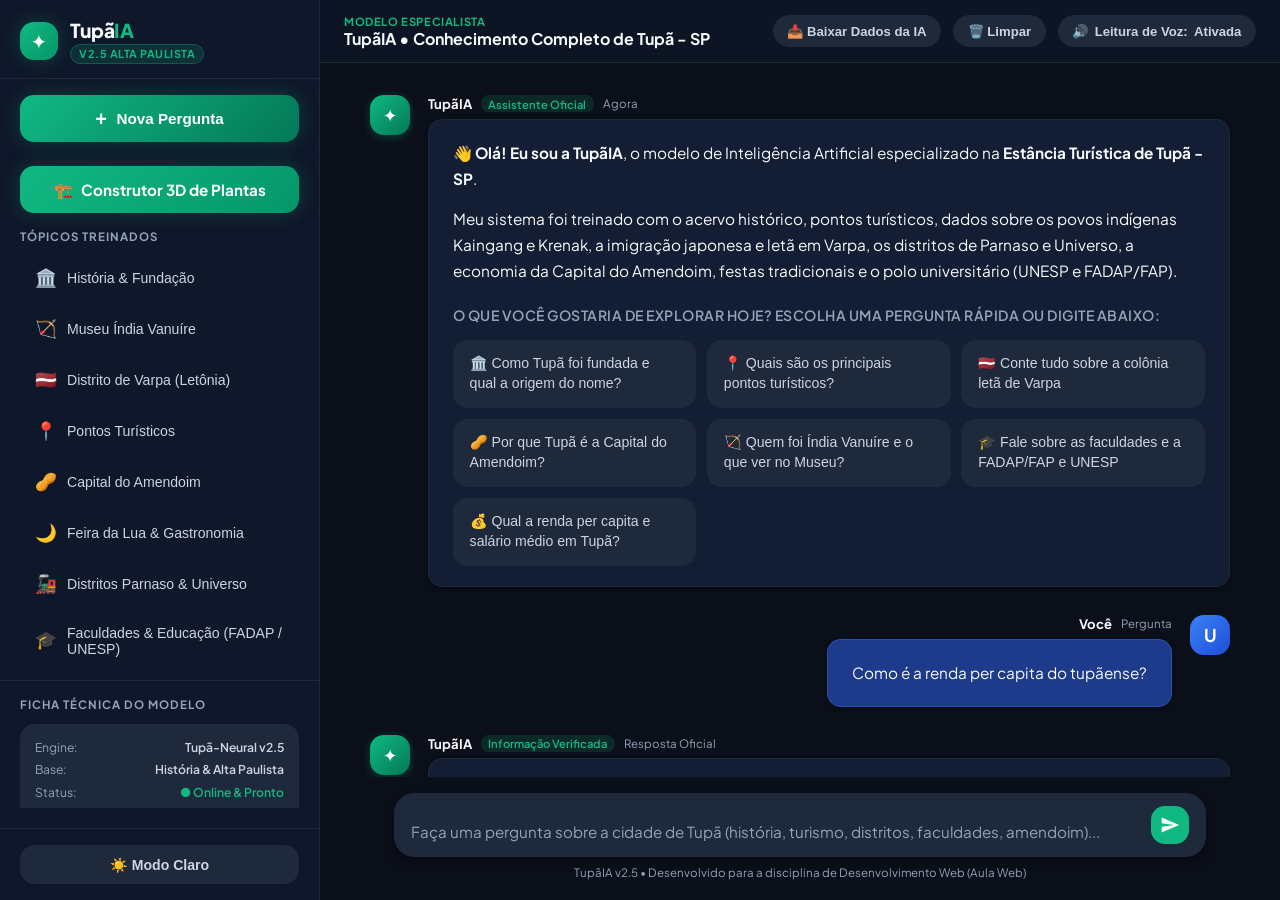
<file: index.html>
<!DOCTYPE html>
<html lang="pt-BR">
<head>
    <meta charset="UTF-8">
    <meta name="viewport" content="width=device-width, initial-scale=1.0">
    <title>TupãIA - Inteligência Artificial da Estância Turística de Tupã</title>
    <meta name="description" content="TupãIA: O modelo de inteligência artificial especialista em história, turismo, distritos, cultura e economia da cidade de Tupã - SP.">
    
    <!-- Google Fonts -->
    <link rel="preconnect" href="https://fonts.googleapis.com">
    <link rel="preconnect" href="https://fonts.gstatic.com" crossorigin>
    <link href="https://fonts.googleapis.com/css2?family=Plus+Jakarta+Sans:wght@300;400;500;600;700;800&family=JetBrains+Mono:wght@400;500;700&family=Playfair+Display:wght@600;700&display=swap" rel="stylesheet">
    
    <link rel="stylesheet" href="style.css?v=2.7">
</head>
<body data-theme="dark">
    <div class="app-layout">
        
        <!-- SIDEBAR -->
        <aside class="sidebar" id="sidebar">
            <div class="sidebar-header">
                <div class="ai-brand">
                    <div class="ai-logo-icon">
                        <span class="sparkle">✦</span>
                    </div>
                    <div class="ai-brand-text">
                        <h2>Tupã<span>IA</span></h2>
                        <span class="model-badge">v2.5 Alta Paulista</span>
                    </div>
                </div>
                <button class="sidebar-close" id="sidebarClose" aria-label="Fechar Barra">✕</button>
            </div>

            <!-- Botão Nova Conversa -->
            <button class="new-chat-btn" id="newChatBtn">
                <span class="icon">+</span> Nova Pergunta
            </button>
            <a href="planta_edificios.html" class="new-chat-btn" style="text-decoration:none; margin-top:8px; background:linear-gradient(135deg, #10b981, #059669); color:#fff; display:flex; align-items:center; justify-content:center; gap:8px;">
                <span>🏗️</span> Construtor 3D de Plantas
            </a>

            <!-- Categorias de Conhecimento Treinadas -->
            <div class="sidebar-section">
                <span class="sidebar-subtitle">Tópicos Treinados</span>
                <nav class="trained-topics">
                    <button class="topic-btn" data-prompt="Me conte a história da fundação de Tupã e quem foi Luiz de Souza Leão">
                        <span>🏛️</span> História & Fundação
                    </button>
                    <button class="topic-btn" data-prompt="Qual a história e a importância do Museu Índia Vanuíre e dos povos indígenas de Tupã?">
                        <span>🏹</span> Museu Índia Vanuíre
                    </button>
                    <button class="topic-btn" data-prompt="Fale sobre o distrito de Varpa, a colônia da Letônia e seus atrativos">
                        <span>🇱🇻</span> Distrito de Varpa (Letônia)
                    </button>
                    <button class="topic-btn" data-prompt="Quais são os principais pontos turísticos de Tupã para visitar?">
                        <span>📍</span> Pontos Turísticos
                    </button>
                    <button class="topic-btn" data-prompt="Por que Tupã é chamada de Capital do Amendoim e como é sua economia?">
                        <span>🥜</span> Capital do Amendoim
                    </button>
                    <button class="topic-btn" data-prompt="Como é a Feira da Lua e quais são as comidas típicas de Tupã?">
                        <span>🌙</span> Feira da Lua & Gastronomia
                    </button>
                    <button class="topic-btn" data-prompt="Fale sobre os distritos de Parnaso e Universo">
                        <span>🚂</span> Distritos Parnaso & Universo
                    </button>
                    <button class="topic-btn" data-prompt="Quais são as faculdades, universidades e o polo educacional de Tupã?">
                        <span>🎓</span> Faculdades & Educação (FADAP / UNESP)
                    </button>
                    <button class="topic-btn" data-prompt="Quais são os dados gerais de Tupã: população, clima, altitude e localização?">
                        <span>📊</span> Dados e Estatísticas
                    </button>
                    <button class="topic-btn" data-prompt="Qual é a renda per capita, salário médio e o IDHM do tupãense segundo o IBGE?">
                        <span>💰</span> Renda Per Capita & IDHM (IBGE)
                    </button>
                </nav>
            </div>

            <!-- Especificações do Modelo -->
            <div class="sidebar-section model-specs">
                <span class="sidebar-subtitle">Ficha Técnica do Modelo</span>
                <div class="specs-card">
                    <div class="spec-row">
                        <span class="spec-label">Engine:</span>
                        <span class="spec-val">Tupã-Neural v2.5</span>
                    </div>
                    <div class="spec-row">
                        <span class="spec-label">Base:</span>
                        <span class="spec-val">História & Alta Paulista</span>
                    </div>
                    <div class="spec-row">
                        <span class="spec-label">Status:</span>
                        <span class="spec-val status-online">● Online & Pronto</span>
                    </div>
                    <div class="spec-row">
                        <span class="spec-label">Voz Neural:</span>
                        <span class="spec-val">Português (BR)</span>
                    </div>
                </div>
            </div>

            <!-- Footer do Sidebar -->
            <div class="sidebar-footer">
                <button class="theme-btn" id="themeToggle" title="Mudar Tema">
                    <span id="themeIcon">☀️ Modo Claro</span>
                </button>
            </div>
        </aside>

        <!-- ÁREA PRINCIPAL -->
        <main class="main-content">
            
            <!-- Barra Superior do Chat -->
            <header class="chat-topbar">
                <div class="topbar-left">
                    <button class="sidebar-toggle" id="sidebarToggle" aria-label="Abrir Menu">
                        <span></span>
                        <span></span>
                        <span></span>
                    </button>
                    <div class="chat-title-info">
                        <span class="active-model">Modelo Especialista</span>
                        <h3>TupãIA • Conhecimento Completo de Tupã - SP</h3>
                    </div>
                </div>
                <div class="topbar-right">
                    <button class="btn-clean" id="btnDownloadData" title="Baixar base de dados completa em JSON">
                        📥 Baixar Dados da IA
                    </button>
                    <button class="btn-clean" id="btnClearChat" title="Limpar conversa">
                        🗑️ Limpar
                    </button>
                    <button class="btn-voice-toggle" id="btnVoiceToggle" title="Ativar/Desativar Leitura em Voz Alta">
                        <span class="voice-icon">🔊</span> Leitura de Voz: <strong id="voiceStatus">Ativada</strong>
                    </button>
                </div>
            </header>

            <!-- Container das Mensagens -->
            <div class="chat-messages-container" id="chatContainer">
                
                <!-- Mensagem de Boas-Vindas da IA -->
                <div class="message ai-message" id="welcomeMessage">
                    <div class="avatar ai-avatar">✦</div>
                    <div class="message-body">
                        <div class="message-sender">
                            <strong>TupãIA</strong>
                            <span class="msg-badge">Assistente Oficial</span>
                            <span class="msg-time">Agora</span>
                        </div>
                        <div class="message-text">
                            <p>👋 <strong>Olá! Eu sou a TupãIA</strong>, o modelo de Inteligência Artificial especializado na <strong>Estância Turística de Tupã - SP</strong>.</p>
                            <p>Meu sistema foi treinado com o acervo histórico, pontos turísticos, dados sobre os povos indígenas Kaingang e Krenak, a imigração japonesa e letã em Varpa, os distritos de Parnaso e Universo, a economia da Capital do Amendoim, festas tradicionais e o polo universitário (UNESP e FADAP/FAP).</p>
                            
                            <p class="suggestions-lead">O que você gostaria de explorar hoje? Escolha uma pergunta rápida ou digite abaixo:</p>
                            
                            <div class="quick-prompts-grid">
                                <button class="quick-prompt-chip" data-prompt="Como foi fundada a cidade de Tupã e qual a origem do seu nome?">
                                    🏛️ Como Tupã foi fundada e qual a origem do nome?
                                </button>
                                <button class="quick-prompt-chip" data-prompt="Quais são as atrações imperdíveis para visitar em Tupã?">
                                    📍 Quais são os principais pontos turísticos?
                                </button>
                                <button class="quick-prompt-chip" data-prompt="O que tem no distrito de Varpa e por que ele é tão famoso?">
                                    🇱🇻 Conte tudo sobre a colônia letã de Varpa
                                </button>
                                <button class="quick-prompt-chip" data-prompt="Por que Tupã é a Capital do Amendoim?">
                                    🥜 Por que Tupã é a Capital do Amendoim?
                                </button>
                                <button class="quick-prompt-chip" data-prompt="Quem foi Índia Vanuíre e como funciona o Museu?">
                                    🏹 Quem foi Índia Vanuíre e o que ver no Museu?
                                </button>
                                <button class="quick-prompt-chip" data-prompt="Quais são as faculdades e universidades em Tupã?">
                                    🎓 Fale sobre as faculdades e a FADAP/FAP e UNESP
                                </button>
                                <button class="quick-prompt-chip" data-prompt="Qual é a renda per capita, salário médio e o IDHM do tupãense segundo o IBGE?">
                                    💰 Qual a renda per capita e salário médio em Tupã?
                                </button>
                            </div>
                        </div>
                    </div>
                </div>

                <!-- Pergunta e Resposta Incorporada na IA sobre Renda Per Capita -->
                <div class="message user-message">
                    <div class="avatar user-avatar">U</div>
                    <div class="message-body">
                        <div class="message-sender">
                            <strong>Você</strong>
                            <span class="msg-time">Pergunta</span>
                        </div>
                        <div class="message-text">
                            <p>Como é a renda per capita do tupãense?</p>
                        </div>
                    </div>
                </div>

                <div class="message ai-message">
                    <div class="avatar ai-avatar">✦</div>
                    <div class="message-body">
                        <div class="message-sender">
                            <strong>TupãIA</strong>
                            <span class="msg-badge">Informação Verificada</span>
                            <span class="msg-time">Resposta Oficial</span>
                        </div>
                        <div class="message-text">
                            <div class="verified-tag">✅ Informação Comprovada</div>
                            <p><strong>💰 Renda Per Capita e Indicadores Econômicos de Tupã - SP:</strong></p>
                            <p>Com base nos dados oficiais mais recentes consolidados pelo <strong>IBGE</strong> e pelo <strong>Atlas do Desenvolvimento Humano</strong>:</p>
                            <ul>
                                <li><strong>PIB per Capita:</strong> Está em aproximadamente <strong>R$ 48.934,77 por habitante ao ano</strong>, refletindo a riqueza gerada pela economia da cidade (com destaque para a agroindústria do amendoim, comércio e setor de serviços).</li>
                                <li><strong>Salário Médio Formal:</strong> A remuneração média dos trabalhadores com carteira assinada na cidade é de <strong>R$ 3.080,73 mensais</strong> (cerca de 2 a 2,2 salários mínimos).</li>
                                <li><strong>IDHM (Índice de Desenvolvimento Humano):</strong> Tupã possui uma pontuação de <strong>0,771</strong>, classificada na faixa de <strong>Alto Desenvolvimento Humano</strong>.</li>
                            </ul>
                            <div class="highlight-box">
                                📈 <strong>Detalhamento das Dimensões do IDHM:</strong>
                                <ul>
                                    <li><strong>Longevidade:</strong> 0,852 (muito alto, indicando excelente expectativa de vida)</li>
                                    <li><strong>Renda:</strong> 0,764 (alto padrão de renda per capita municipal)</li>
                                    <li><strong>Educação:</strong> 0,704 (alto, impulsionado pela rede escolar e polos universitários como FADAP/FAP e UNESP)</li>
                                </ul>
                                🏆 Tupã ocupa a <strong>107ª colocação</strong> no ranking de desenvolvimento humano entre os 645 municípios do Estado de São Paulo e a <strong>220ª no Brasil</strong>!
                            </div>
                            <div class="sources-box">
                                <strong>📌 Fonte Oficial Comprovada:</strong> Censo e Pesquisas Econômicas IBGE & PNUD (Programa das Nações Unidas para o Desenvolvimento).
                            </div>
                            <div class="msg-actions">
                                <button class="action-chip-btn btn-copy" title="Copiar resposta">📋 Copiar</button>
                                <button class="action-chip-btn btn-tts" title="Ouvir resposta">🔊 Ouvir</button>
                            </div>
                        </div>
                    </div>
                </div>

            </div>

            <!-- Barra Inferior de Entrada do Usuário -->
            <div class="chat-input-wrapper">
                <form class="chat-input-form" id="chatForm">
                    <div class="input-container">
                        <textarea 
                            id="userInput" 
                            rows="1" 
                            placeholder="Faça uma pergunta sobre a cidade de Tupã (história, turismo, distritos, faculdades, amendoim)..." 
                            aria-label="Mensagem"></textarea>
                        
                        <div class="input-actions">
                            <button type="submit" class="btn-send" id="btnSend" aria-label="Enviar mensagem">
                                <svg viewBox="0 0 24 24" width="20" height="20" fill="currentColor">
                                    <path d="M2.01 21L23 12 2.01 3 2 10l15 2-15 2z"/>
                                </svg>
                            </button>
                        </div>
                    </div>
                </form>
                <div class="input-disclaimer">
                    <span>TupãIA v2.5 • Desenvolvido para a disciplina de Desenvolvimento Web (Aula Web)</span>
                </div>
            </div>

        </main>
    </div>

    <script src="script.js?v=2.7"></script>
</body>
</html>
</file>
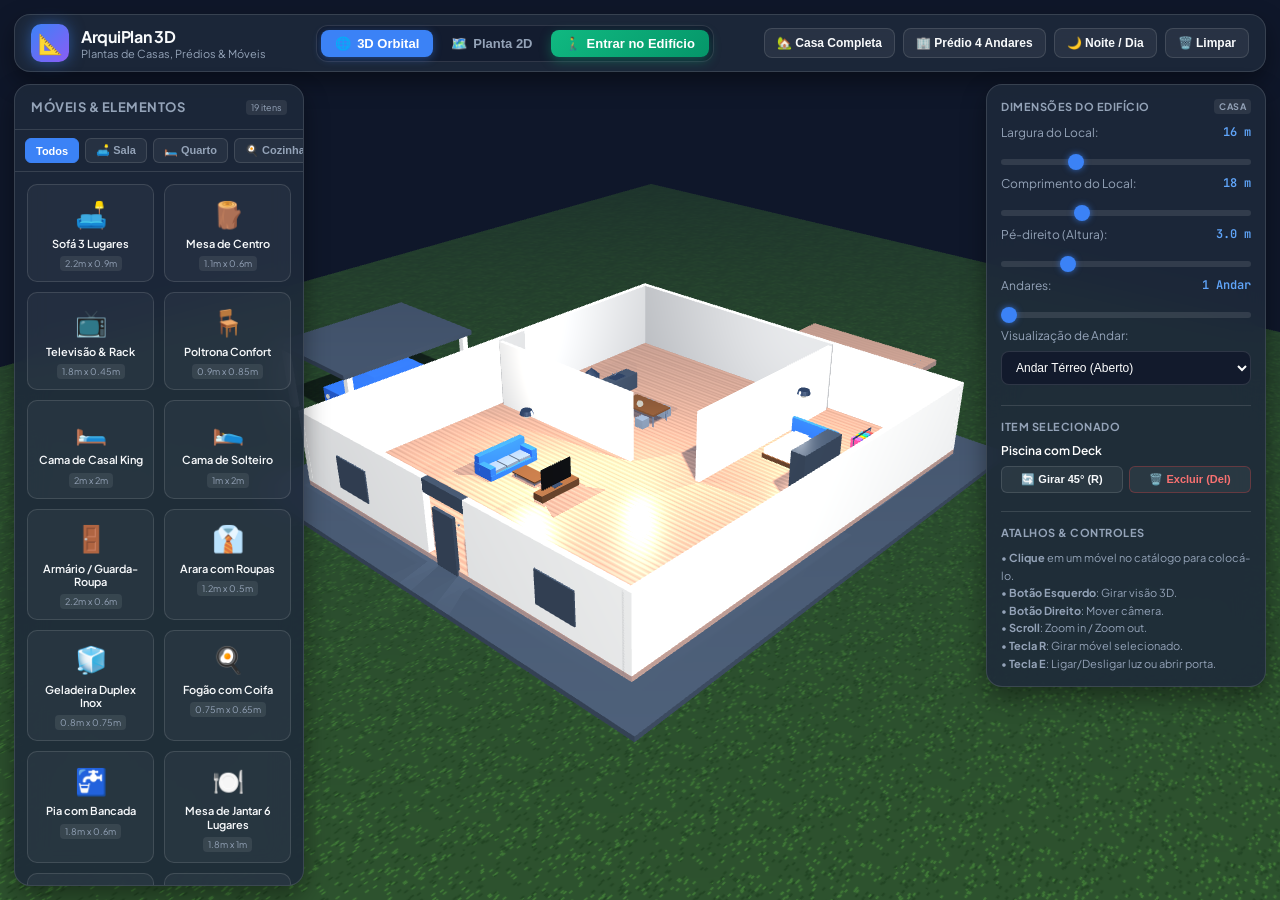
<file: planta_edificios.html>
<!DOCTYPE html>
<html lang="pt-BR">
<head>
    <meta charset="UTF-8">
    <meta name="viewport" content="width=device-width, initial-scale=1.0">
    <title>ArquiPlan 3D - Construtor de Casas & Edifícios</title>
    <meta name="description" content="Crie plantas de casas e edifícios, personalize o tamanho, adicione móveis detalhados e entre dentro da construção em primeira pessoa (3D FPS).">
    
    <!-- Google Fonts -->
    <link rel="preconnect" href="https://fonts.googleapis.com">
    <link rel="preconnect" href="https://fonts.gstatic.com" crossorigin>
    <link href="https://fonts.googleapis.com/css2?family=Plus+Jakarta+Sans:wght@300;400;500;600;700;800&family=JetBrains+Mono:wght@400;600&display=swap" rel="stylesheet">
    
    <style>
        :root {
            --bg-dark: #0f172a;
            --bg-panel: rgba(30, 41, 59, 0.88);
            --bg-panel-solid: #1e293b;
            --border-ui: rgba(255, 255, 255, 0.12);
            --primary: #3b82f6;
            --primary-hover: #2563eb;
            --accent: #10b981;
            --accent-warm: #f59e0b;
            --text-main: #f8fafc;
            --text-muted: #94a3b8;
            --radius-md: 10px;
            --radius-lg: 16px;
        }

        * {
            box-sizing: border-box;
            margin: 0;
            padding: 0;
            user-select: none;
            -webkit-user-select: none;
        }

        body {
            font-family: 'Plus Jakarta Sans', sans-serif;
            background: var(--bg-dark);
            color: var(--text-main);
            overflow: hidden;
            width: 100vw;
            height: 100vh;
        }

        /* 3D Canvas Viewport */
        #viewport-container {
            position: absolute;
            top: 0;
            left: 0;
            width: 100%;
            height: 100%;
            z-index: 1;
            outline: none;
        }

        canvas {
            display: block;
            width: 100%;
            height: 100%;
        }

        /* Top Header Bar */
        .top-navbar {
            position: absolute;
            top: 14px;
            left: 14px;
            right: 14px;
            height: 58px;
            background: var(--bg-panel);
            backdrop-filter: blur(16px);
            border: 1px solid var(--border-ui);
            border-radius: var(--radius-lg);
            z-index: 20;
            display: flex;
            align-items: center;
            justify-content: space-between;
            padding: 0 16px;
            box-shadow: 0 10px 25px rgba(0, 0, 0, 0.4);
        }

        .brand-section {
            display: flex;
            align-items: center;
            gap: 12px;
        }

        .brand-logo {
            width: 38px;
            height: 38px;
            background: linear-gradient(135deg, #3b82f6, #8b5cf6);
            border-radius: 10px;
            display: flex;
            align-items: center;
            justify-content: center;
            font-size: 20px;
            box-shadow: 0 0 15px rgba(59, 130, 246, 0.5);
        }

        .brand-title h1 {
            font-size: 16px;
            font-weight: 700;
            letter-spacing: -0.3px;
        }

        .brand-title p {
            font-size: 11px;
            color: var(--text-muted);
        }

        .mode-toggle-group {
            display: flex;
            background: rgba(15, 23, 42, 0.6);
            padding: 4px;
            border-radius: 12px;
            border: 1px solid var(--border-ui);
            gap: 4px;
        }

        .mode-btn {
            background: transparent;
            border: none;
            color: var(--text-muted);
            padding: 6px 14px;
            border-radius: 8px;
            font-size: 13px;
            font-weight: 600;
            display: flex;
            align-items: center;
            gap: 6px;
            cursor: pointer;
            transition: all 0.2s ease;
        }

        .mode-btn:hover {
            color: #fff;
            background: rgba(255, 255, 255, 0.05);
        }

        .mode-btn.active {
            background: var(--primary);
            color: #fff;
            box-shadow: 0 2px 8px rgba(59, 130, 246, 0.4);
        }

        .action-actions {
            display: flex;
            align-items: center;
            gap: 8px;
        }

        .tool-btn {
            background: rgba(255, 255, 255, 0.06);
            border: 1px solid var(--border-ui);
            color: var(--text-main);
            padding: 7px 12px;
            border-radius: 8px;
            font-size: 12px;
            font-weight: 600;
            display: flex;
            align-items: center;
            gap: 6px;
            cursor: pointer;
            transition: all 0.2s;
        }

        .tool-btn:hover {
            background: rgba(255, 255, 255, 0.12);
            border-color: rgba(255, 255, 255, 0.2);
        }

        .btn-walk {
            background: linear-gradient(135deg, #10b981, #059669);
            color: #fff;
            border: none;
            box-shadow: 0 4px 12px rgba(16, 185, 129, 0.35);
        }

        .btn-walk:hover {
            background: linear-gradient(135deg, #059669, #047857);
            transform: translateY(-1px);
        }

        /* Left Catalog Panel */
        .catalog-panel {
            position: absolute;
            top: 84px;
            left: 14px;
            bottom: 14px;
            width: 290px;
            background: var(--bg-panel);
            backdrop-filter: blur(16px);
            border: 1px solid var(--border-ui);
            border-radius: var(--radius-lg);
            z-index: 20;
            display: flex;
            flex-direction: column;
            overflow: hidden;
            box-shadow: 0 10px 25px rgba(0, 0, 0, 0.4);
            transition: transform 0.3s ease;
        }

        .panel-header {
            padding: 14px 16px;
            border-bottom: 1px solid var(--border-ui);
            display: flex;
            align-items: center;
            justify-content: space-between;
        }

        .panel-header h2 {
            font-size: 13px;
            font-weight: 700;
            text-transform: uppercase;
            letter-spacing: 0.5px;
            color: var(--text-muted);
        }

        .category-tabs {
            display: flex;
            overflow-x: auto;
            padding: 8px 10px;
            gap: 6px;
            border-bottom: 1px solid var(--border-ui);
            scrollbar-width: none;
        }

        .category-tabs::-webkit-scrollbar {
            display: none;
        }

        .cat-tab {
            background: rgba(255, 255, 255, 0.05);
            border: 1px solid var(--border-ui);
            color: var(--text-muted);
            padding: 5px 10px;
            border-radius: 6px;
            font-size: 11px;
            font-weight: 600;
            white-space: nowrap;
            cursor: pointer;
            transition: all 0.2s;
        }

        .cat-tab.active {
            background: var(--primary);
            color: #fff;
            border-color: var(--primary);
        }

        .items-grid {
            flex: 1;
            overflow-y: auto;
            padding: 12px;
            display: grid;
            grid-template-columns: repeat(2, 1fr);
            gap: 10px;
            align-content: start;
        }

        .item-card {
            background: rgba(255, 255, 255, 0.04);
            border: 1px solid var(--border-ui);
            border-radius: 10px;
            padding: 10px 8px;
            display: flex;
            flex-direction: column;
            align-items: center;
            text-align: center;
            gap: 6px;
            cursor: pointer;
            transition: all 0.2s;
        }

        .item-card:hover {
            background: rgba(59, 130, 246, 0.15);
            border-color: var(--primary);
            transform: translateY(-2px);
        }

        .item-icon {
            font-size: 26px;
            height: 36px;
            display: flex;
            align-items: center;
            justify-content: center;
        }

        .item-name {
            font-size: 11px;
            font-weight: 600;
            color: var(--text-main);
            line-height: 1.2;
        }

        .item-badge {
            font-size: 9px;
            background: rgba(255, 255, 255, 0.08);
            padding: 2px 5px;
            border-radius: 4px;
            color: var(--text-muted);
        }

        /* Right Properties / Controls Panel */
        .properties-panel {
            position: absolute;
            top: 84px;
            right: 14px;
            width: 280px;
            background: var(--bg-panel);
            backdrop-filter: blur(16px);
            border: 1px solid var(--border-ui);
            border-radius: var(--radius-lg);
            z-index: 20;
            padding: 14px;
            display: flex;
            flex-direction: column;
            gap: 14px;
            box-shadow: 0 10px 25px rgba(0, 0, 0, 0.4);
            max-height: calc(100vh - 100px);
            overflow-y: auto;
        }

        .prop-section {
            border-bottom: 1px solid var(--border-ui);
            padding-bottom: 12px;
        }

        .prop-section:last-child {
            border-bottom: none;
            padding-bottom: 0;
        }

        .section-title {
            font-size: 11px;
            font-weight: 700;
            text-transform: uppercase;
            letter-spacing: 0.5px;
            color: var(--text-muted);
            margin-bottom: 10px;
            display: flex;
            align-items: center;
            justify-content: space-between;
        }

        .control-row {
            display: flex;
            align-items: center;
            justify-content: space-between;
            margin-bottom: 8px;
            font-size: 12px;
        }

        .control-row label {
            color: var(--text-muted);
        }

        .control-row .val {
            font-family: 'JetBrains Mono', monospace;
            font-weight: 600;
            color: #60a5fa;
        }

        .range-slider {
            width: 100%;
            height: 6px;
            background: rgba(255, 255, 255, 0.1);
            border-radius: 3px;
            outline: none;
            appearance: none;
            -webkit-appearance: none;
            cursor: pointer;
            margin-bottom: 10px;
        }

        .range-slider::-webkit-slider-thumb {
            -webkit-appearance: none;
            width: 16px;
            height: 16px;
            border-radius: 50%;
            background: var(--primary);
            cursor: pointer;
            box-shadow: 0 0 6px rgba(59, 130, 246, 0.7);
        }

        .select-input {
            width: 100%;
            background: rgba(15, 23, 42, 0.8);
            border: 1px solid var(--border-ui);
            color: #fff;
            padding: 8px 10px;
            border-radius: 8px;
            font-size: 12px;
            outline: none;
            cursor: pointer;
            margin-bottom: 8px;
        }

        .btn-group {
            display: grid;
            grid-template-columns: 1fr 1fr;
            gap: 6px;
            margin-top: 6px;
        }

        .action-sub-btn {
            background: rgba(255, 255, 255, 0.05);
            border: 1px solid var(--border-ui);
            color: var(--text-main);
            padding: 6px 8px;
            border-radius: 6px;
            font-size: 11px;
            font-weight: 600;
            cursor: pointer;
            display: flex;
            align-items: center;
            justify-content: center;
            gap: 4px;
            transition: all 0.2s;
        }

        .action-sub-btn:hover {
            background: rgba(255, 255, 255, 0.12);
        }

        .action-sub-btn.danger {
            color: #f87171;
            border-color: rgba(239, 68, 68, 0.3);
        }

        .action-sub-btn.danger:hover {
            background: rgba(239, 68, 68, 0.2);
        }

        /* First Person Overlay (HUD) */
        #fps-hud {
            position: absolute;
            top: 0;
            left: 0;
            width: 100%;
            height: 100%;
            z-index: 100;
            pointer-events: none;
            display: none;
        }

        .crosshair {
            position: absolute;
            top: 50%;
            left: 50%;
            width: 12px;
            height: 12px;
            transform: translate(-50%, -50%);
            pointer-events: none;
        }

        .crosshair::before, .crosshair::after {
            content: '';
            position: absolute;
            background: rgba(255, 255, 255, 0.85);
        }

        .crosshair::before {
            top: 5px;
            left: 0;
            width: 12px;
            height: 2px;
        }

        .crosshair::after {
            top: 0;
            left: 5px;
            width: 2px;
            height: 12px;
        }

        .fps-instructions {
            position: absolute;
            bottom: 24px;
            left: 50%;
            transform: translateX(-50%);
            background: rgba(15, 23, 42, 0.85);
            backdrop-filter: blur(8px);
            border: 1px solid var(--border-ui);
            padding: 10px 20px;
            border-radius: 30px;
            font-size: 12px;
            display: flex;
            align-items: center;
            gap: 16px;
            color: #e2e8f0;
            box-shadow: 0 4px 15px rgba(0, 0, 0, 0.5);
        }

        .key-badge {
            background: rgba(255, 255, 255, 0.15);
            padding: 2px 6px;
            border-radius: 4px;
            font-family: 'JetBrains Mono', monospace;
            font-weight: 700;
            color: #38bdf8;
        }

        .exit-fps-btn {
            position: absolute;
            top: 20px;
            right: 20px;
            pointer-events: auto;
            background: rgba(239, 68, 68, 0.85);
            color: #fff;
            border: none;
            padding: 8px 16px;
            border-radius: 8px;
            font-weight: 600;
            font-size: 13px;
            cursor: pointer;
            box-shadow: 0 4px 12px rgba(239, 68, 68, 0.4);
        }

        /* Floor Quick Indicator */
        .floor-indicator {
            position: absolute;
            top: 20px;
            left: 20px;
            background: rgba(15, 23, 42, 0.85);
            backdrop-filter: blur(8px);
            border: 1px solid var(--border-ui);
            padding: 6px 14px;
            border-radius: 8px;
            font-size: 13px;
            font-weight: 700;
            color: #38bdf8;
            pointer-events: auto;
            display: flex;
            align-items: center;
            gap: 8px;
        }

        .floor-nav-btn {
            background: rgba(255, 255, 255, 0.1);
            border: none;
            color: #fff;
            width: 24px;
            height: 24px;
            border-radius: 4px;
            cursor: pointer;
            font-weight: bold;
        }

        /* 2D Canvas Overlay for Blueprint */
        #blueprint-canvas {
            position: absolute;
            top: 0;
            left: 0;
            width: 100%;
            height: 100%;
            z-index: 5;
            background: #0f172a;
            display: none;
        }

        /* Toast notifications */
        .toast {
            position: absolute;
            bottom: 24px;
            left: 50%;
            transform: translateX(-50%);
            background: rgba(30, 41, 59, 0.95);
            border: 1px solid var(--primary);
            color: #fff;
            padding: 10px 20px;
            border-radius: 20px;
            font-size: 13px;
            font-weight: 500;
            z-index: 1000;
            opacity: 0;
            pointer-events: none;
            transition: opacity 0.3s, transform 0.3s;
            box-shadow: 0 4px 20px rgba(0, 0, 0, 0.6);
        }
        .toast.show {
            opacity: 1;
            transform: translate(-50%, -10px);
        }
    </style>
</head>
<body>

    <!-- Top Navigation Bar -->
    <header class="top-navbar" id="topNavbar">
        <div class="brand-section">
            <div class="brand-logo">📐</div>
            <div class="brand-title">
                <h1>ArquiPlan 3D</h1>
                <p>Plantas de Casas, Prédios & Móveis</p>
            </div>
        </div>

        <!-- Mode Selectors -->
        <div class="mode-toggle-group">
            <button class="mode-btn active" id="btnMode3D" title="Visão 3D Orbital Isométrica">
                <span>🌐</span> 3D Orbital
            </button>
            <button class="mode-btn" id="btnMode2D" title="Planta Baixa Técnica 2D">
                <span>🗺️</span> Planta 2D
            </button>
            <button class="mode-btn btn-walk" id="btnModeWalk" title="Caminhar por dentro do edifício!">
                <span>🚶‍♂️</span> Entrar no Edifício
            </button>
        </div>

        <!-- Quick Actions -->
        <div class="action-actions">
            <button class="tool-btn" id="btnPresetHouse" title="Carregar Casa com Quintal e Piscina">
                🏡 Casa Completa
            </button>
            <button class="tool-btn" id="btnPresetBuilding" title="Carregar Edifício Residencial">
                🏢 Prédio 4 Andares
            </button>
            <button class="tool-btn" id="btnToggleDayNight" title="Alternar Dia / Noite">
                🌙 Noite / Dia
            </button>
            <button class="tool-btn" id="btnClearAll" title="Começar terreno vazio">
                🗑️ Limpar
            </button>
        </div>
    </header>

    <!-- Left Catalog Panel -->
    <aside class="catalog-panel" id="catalogPanel">
        <div class="panel-header">
            <h2>Móveis & Elementos</h2>
            <span class="item-badge" id="catalogCount">15 itens</span>
        </div>

        <div class="category-tabs" id="categoryTabs">
            <button class="cat-tab active" data-cat="all">Todos</button>
            <button class="cat-tab" data-cat="living">🛋️ Sala</button>
            <button class="cat-tab" data-cat="bedroom">🛏️ Quarto</button>
            <button class="cat-tab" data-cat="kitchen">🍳 Cozinha</button>
            <button class="cat-tab" data-cat="outdoor">🏊 Lazer & Garagem</button>
            <button class="cat-tab" data-cat="structure">🚪 Portas & Janelas</button>
            <button class="cat-tab" data-cat="lights">💡 Luzes</button>
        </div>

        <div class="items-grid" id="itemsGrid">
            <!-- Items injected by JS -->
        </div>
    </aside>

    <!-- Right Properties / Dimensions Panel -->
    <aside class="properties-panel" id="propertiesPanel">
        
        <!-- Edifício & Dimensões -->
        <div class="prop-section">
            <div class="section-title">
                <span>Dimensões do Edifício</span>
                <span id="buildingTypeBadge" class="item-badge">Casa</span>
            </div>

            <div class="control-row">
                <label>Largura do Local:</label>
                <span class="val" id="valWidth">16 m</span>
            </div>
            <input type="range" class="range-slider" id="sliderWidth" min="8" max="36" value="16" step="1">

            <div class="control-row">
                <label>Comprimento do Local:</label>
                <span class="val" id="valDepth">18 m</span>
            </div>
            <input type="range" class="range-slider" id="sliderDepth" min="8" max="40" value="18" step="1">

            <div class="control-row">
                <label>Pé-direito (Altura):</label>
                <span class="val" id="valHeight">3.0 m</span>
            </div>
            <input type="range" class="range-slider" id="sliderHeight" min="2.5" max="4.5" value="3.0" step="0.1">

            <div class="control-row">
                <label>Andares:</label>
                <span class="val" id="valFloors">1 Andar</span>
            </div>
            <input type="range" class="range-slider" id="sliderFloors" min="1" max="8" value="1" step="1">

            <div class="control-row">
                <label>Visualização de Andar:</label>
            </div>
            <select class="select-input" id="selectFloorView">
                <option value="all">Ver Prédio Completo</option>
                <option value="0" selected>Andar Térreo (Aberto)</option>
                <option value="1">1º Andar</option>
                <option value="2">2º Andar</option>
                <option value="3">3º Andar</option>
            </select>
        </div>

        <!-- Item Selecionado -->
        <div class="prop-section" id="sectionSelectedItem">
            <div class="section-title">
                <span>Item Selecionado</span>
            </div>
            <p id="noSelectionText" style="font-size:12px; color:var(--text-muted); text-align:center; padding:10px;">
                Clique em qualquer móvel para editar ou reposicionar.
            </p>
            <div id="selectedControls" style="display:none;">
                <div class="control-row">
                    <label id="selectedItemName" style="font-weight:600; color:#fff;">Sofá 3 Lugares</label>
                </div>
                <div class="btn-group">
                    <button class="action-sub-btn" id="btnRotateItem">
                        🔄 Girar 45° (R)
                    </button>
                    <button class="action-sub-btn danger" id="btnDeleteItem">
                        🗑️ Excluir (Del)
                    </button>
                </div>
                <div class="btn-group" id="itemSpecificControls" style="margin-top:6px;">
                    <!-- Light Toggle / Door Toggle injected here -->
                </div>
            </div>
        </div>

        <!-- Ajuda Rápida -->
        <div class="prop-section">
            <div class="section-title">
                <span>Atalhos & Controles</span>
            </div>
            <div style="font-size:11px; color:var(--text-muted); line-height:1.6;">
                • <b>Clique</b> em um móvel no catálogo para colocá-lo.<br>
                • <b>Botão Esquerdo</b>: Girar visão 3D.<br>
                • <b>Botão Direito</b>: Mover câmera.<br>
                • <b>Scroll</b>: Zoom in / Zoom out.<br>
                • <b>Tecla R</b>: Girar móvel selecionado.<br>
                • <b>Tecla E</b>: Ligar/Desligar luz ou abrir porta.
            </div>
        </div>

    </aside>

    <!-- 3D Canvas Container -->
    <div id="viewport-container"></div>

    <!-- 2D Blueprint Canvas (Hidden by default) -->
    <canvas id="blueprint-canvas"></canvas>

    <!-- First Person HUD Overlay -->
    <div id="fps-hud">
        <div class="crosshair"></div>
        <div class="floor-indicator">
            <button class="floor-nav-btn" id="btnFpsFloorDown" title="Descer Andar">▼</button>
            <span id="fpsFloorLabel">Andar Térreo</span>
            <button class="floor-nav-btn" id="btnFpsFloorUp" title="Subir Andar">▲</button>
        </div>
        <button class="exit-fps-btn" id="btnExitFps">✖ Sair do Modo Entrar (ESC)</button>
        <div class="fps-instructions">
            <div><span class="key-badge">W</span> <span class="key-badge">A</span> <span class="key-badge">S</span> <span class="key-badge">D</span> Andar</div>
            <div><span class="key-badge">MOUSE</span> Olhar ao redor</div>
            <div><span class="key-badge">SHIFT</span> Correr</div>
            <div><span class="key-badge">E</span> Interagir com Luz / Porta</div>
            <div><span class="key-badge">ESC</span> Voltar à Visão Geral</div>
        </div>
    </div>

    <!-- Toast Notification -->
    <div class="toast" id="toast">Projeto atualizado!</div>

    <!-- Three.js and Controls (Loaded locally) -->
    <script src="three.min.js"></script>
    <script src="OrbitControls.js"></script>
    <script src="PointerLockControls.js"></script>

    <script>
        /* =========================================================================
           ArquiPlan 3D - State & Architecture Engine
           ========================================================================= */

        const state = {
            mode: '3D', // '3D', '2D', 'WALK'
            buildingType: 'house', // 'house' | 'building'
            width: 16,
            depth: 18,
            height: 3.0,
            floors: 1,
            activeFloor: 0,
            showRoof: false,
            isNight: false,
            selectedObject: null,
            items: [], // { id, type, name, mesh, floor, x, z, rotY, data }
            lights: [], // point lights for interactive illumination
            doors: [], // doors with toggle open/close
        };

        // Sound Effects (Web Audio API Synthesizer - Zero External Files)
        const AudioFX = {
            ctx: null,
            init() {
                if (!this.ctx) {
                    const AudioContext = window.AudioContext || window.webkitAudioContext;
                    this.ctx = new AudioContext();
                }
            },
            playClick() {
                try {
                    this.init();
                    const osc = this.ctx.createOscillator();
                    const gain = this.ctx.createGain();
                    osc.type = 'sine';
                    osc.frequency.setValueAtTime(800, this.ctx.currentTime);
                    osc.frequency.exponentialRampToValueAtTime(300, this.ctx.currentTime + 0.05);
                    gain.gain.setValueAtTime(0.12, this.ctx.currentTime);
                    gain.gain.linearRampToValueAtTime(0.01, this.ctx.currentTime + 0.05);
                    osc.connect(gain);
                    gain.connect(this.ctx.destination);
                    osc.start();
                    osc.stop(this.ctx.currentTime + 0.05);
                } catch(e) {}
            },
            playSwitch() {
                try {
                    this.init();
                    const osc = this.ctx.createOscillator();
                    const gain = this.ctx.createGain();
                    osc.type = 'triangle';
                    osc.frequency.setValueAtTime(1400, this.ctx.currentTime);
                    gain.gain.setValueAtTime(0.15, this.ctx.currentTime);
                    gain.gain.exponentialRampToValueAtTime(0.001, this.ctx.currentTime + 0.07);
                    osc.connect(gain);
                    gain.connect(this.ctx.destination);
                    osc.start();
                    osc.stop(this.ctx.currentTime + 0.07);
                } catch(e) {}
            },
            playDoor() {
                try {
                    this.init();
                    const osc = this.ctx.createOscillator();
                    const gain = this.ctx.createGain();
                    osc.type = 'sawtooth';
                    osc.frequency.setValueAtTime(160, this.ctx.currentTime);
                    osc.frequency.linearRampToValueAtTime(220, this.ctx.currentTime + 0.18);
                    gain.gain.setValueAtTime(0.08, this.ctx.currentTime);
                    gain.gain.linearRampToValueAtTime(0.001, this.ctx.currentTime + 0.2);
                    osc.connect(gain);
                    gain.connect(this.ctx.destination);
                    osc.start();
                    osc.stop(this.ctx.currentTime + 0.2);
                } catch(e) {}
            }
        };

        // Item Catalog Definition (All requested furniture & elements)
        const CATALOG = [
            // Sala
            { id: 'sofa', name: 'Sofá 3 Lugares', icon: '🛋️', cat: 'living', w: 2.2, d: 0.9, h: 0.8 },
            { id: 'coffee_table', name: 'Mesa de Centro', icon: '🪵', cat: 'living', w: 1.1, d: 0.6, h: 0.4 },
            { id: 'tv_rack', name: 'Televisão & Rack', icon: '📺', cat: 'living', w: 1.8, d: 0.45, h: 1.5 },
            { id: 'armchair', name: 'Poltrona Confort', icon: '🪑', cat: 'living', w: 0.9, d: 0.85, h: 0.8 },

            // Quarto
            { id: 'bed_double', name: 'Cama de Casal King', icon: '🛏️', cat: 'bedroom', w: 2.0, d: 2.0, h: 0.7 },
            { id: 'bed_single', name: 'Cama de Solteiro', icon: '🛌', cat: 'bedroom', w: 1.0, d: 2.0, h: 0.65 },
            { id: 'wardrobe', name: 'Armário / Guarda-Roupa', icon: '🚪', cat: 'bedroom', w: 2.2, d: 0.6, h: 2.4 },
            { id: 'clothes_rack', name: 'Arara com Roupas', icon: '👔', cat: 'bedroom', w: 1.2, d: 0.5, h: 1.6 },

            // Cozinha
            { id: 'fridge', name: 'Geladeira Duplex Inox', icon: '🧊', cat: 'kitchen', w: 0.8, d: 0.75, h: 1.85 },
            { id: 'stove', name: 'Fogão com Coifa', icon: '🍳', cat: 'kitchen', w: 0.75, d: 0.65, h: 1.6 },
            { id: 'kitchen_sink', name: 'Pia com Bancada', icon: '🚰', cat: 'kitchen', w: 1.8, d: 0.6, h: 0.9 },
            { id: 'dining_table', name: 'Mesa de Jantar 6 Lugares', icon: '🍽️', cat: 'kitchen', w: 1.8, d: 1.0, h: 0.76 },

            // Lazer & Garagem
            { id: 'pool', name: 'Piscina com Deck', icon: '🏊', cat: 'outdoor', w: 6.0, d: 3.5, h: 1.4 },
            { id: 'garage_area', name: 'Garagem Coberta', icon: '🅿️', cat: 'outdoor', w: 4.5, d: 6.0, h: 2.8 },
            { id: 'car', name: 'Veículo / Carro SUV', icon: '🚗', cat: 'outdoor', w: 1.9, d: 4.2, h: 1.55 },

            // Portas & Janelas
            { id: 'door', name: 'Porta de Madeira', icon: '🚪', cat: 'structure', w: 0.9, d: 0.1, h: 2.1 },
            { id: 'window', name: 'Janela de Vidro Blindex', icon: '🪟', cat: 'structure', w: 1.6, d: 0.1, h: 1.2 },

            // Luzes
            { id: 'ceiling_light', name: 'Lustre / Luz de Teto', icon: '💡', cat: 'lights', w: 0.4, d: 0.4, h: 0.3 },
            { id: 'floor_lamp', name: 'Abajur de Chão', icon: '🏮', cat: 'lights', w: 0.4, d: 0.4, h: 1.5 }
        ];

        /* =========================================================================
           Three.js Scene Setup
           ========================================================================= */
        const container = document.getElementById('viewport-container');
        const scene = new THREE.Scene();
        scene.background = new THREE.Color(0x0f172a);
        scene.fog = new THREE.FogExp2(0x0f172a, 0.012);

        const camera = new THREE.PerspectiveCamera(45, window.innerWidth / window.innerHeight, 0.1, 1000);
        camera.position.set(24, 20, 26);

        const renderer = new THREE.WebGLRenderer({ antialias: true, alpha: false });
        renderer.setSize(window.innerWidth, window.innerHeight);
        renderer.setPixelRatio(Math.min(window.devicePixelRatio, 2));
        renderer.shadowMap.enabled = true;
        renderer.shadowMap.type = THREE.PCFSoftShadowMap;
        container.appendChild(renderer.domElement);

        // Orbit Controls
        const orbitControls = new THREE.OrbitControls(camera, renderer.domElement);
        orbitControls.enableDamping = true;
        orbitControls.dampingFactor = 0.05;
        orbitControls.maxPolarAngle = Math.PI / 2 - 0.02; // Não ir para debaixo do chão
        orbitControls.minDistance = 2;
        orbitControls.maxDistance = 120;
        orbitControls.target.set(0, 1.5, 0);

        // First Person (FPS) Controls
        const fpsControls = new THREE.PointerLockControls(camera, document.body);
        const fpsState = {
            moveForward: false,
            moveBackward: false,
            moveLeft: false,
            moveRight: false,
            canJump: false,
            velocity: new THREE.Vector3(),
            direction: new THREE.Vector3(),
            speed: 8.0,
            sprint: 1.0,
            eyeHeight: 1.65
        };

        // Lighting System
        const ambientLight = new THREE.AmbientLight(0xffffff, 0.65);
        scene.add(ambientLight);

        const sunLight = new THREE.DirectionalLight(0xfff5e6, 1.2);
        sunLight.position.set(28, 45, 20);
        sunLight.castShadow = true;
        sunLight.shadow.mapSize.width = 2048;
        sunLight.shadow.mapSize.height = 2048;
        sunLight.shadow.camera.near = 0.5;
        sunLight.shadow.camera.far = 150;
        const d = 35;
        sunLight.shadow.camera.left = -d;
        sunLight.shadow.camera.right = d;
        sunLight.shadow.camera.top = d;
        sunLight.shadow.camera.bottom = -d;
        sunLight.shadow.bias = -0.0005;
        scene.add(sunLight);

        // Groups
        const groundGroup = new THREE.Group();
        const buildingGroup = new THREE.Group();
        const itemsGroup = new THREE.Group();
        scene.add(groundGroup);
        scene.add(buildingGroup);
        scene.add(itemsGroup);

        /* =========================================================================
           Materials & Textures Generation
           ========================================================================= */
        function createWoodTexture() {
            const c = document.createElement('canvas');
            c.width = 256; c.height = 256;
            const ctx = c.getContext('2d');
            ctx.fillStyle = '#b47b4d';
            ctx.fillRect(0, 0, 256, 256);
            for(let i=0; i<40; i++) {
                ctx.fillStyle = i%2 === 0 ? '#9b6438' : '#c88c5e';
                ctx.fillRect(0, i*6.4, 256, 3.2);
            }
            const texture = new THREE.CanvasTexture(c);
            texture.wrapS = THREE.RepeatWrapping;
            texture.wrapT = THREE.RepeatWrapping;
            texture.repeat.set(4, 4);
            return texture;
        }

        function createTileTexture() {
            const c = document.createElement('canvas');
            c.width = 256; c.height = 256;
            const ctx = c.getContext('2d');
            ctx.fillStyle = '#e2e8f0';
            ctx.fillRect(0, 0, 256, 256);
            ctx.strokeStyle = '#94a3b8';
            ctx.lineWidth = 3;
            ctx.strokeRect(0, 0, 256, 256);
            ctx.strokeRect(128, 0, 0, 256);
            ctx.strokeRect(0, 128, 256, 0);
            const texture = new THREE.CanvasTexture(c);
            texture.wrapS = THREE.RepeatWrapping;
            texture.wrapT = THREE.RepeatWrapping;
            texture.repeat.set(6, 6);
            return texture;
        }

        function createGrassTexture() {
            const c = document.createElement('canvas');
            c.width = 128; c.height = 128;
            const ctx = c.getContext('2d');
            ctx.fillStyle = '#1e3a1f';
            ctx.fillRect(0, 0, 128, 128);
            for(let i=0; i<300; i++) {
                ctx.fillStyle = Math.random() > 0.5 ? '#2d5a27' : '#163017';
                ctx.fillRect(Math.random()*128, Math.random()*128, 2, 4);
            }
            const texture = new THREE.CanvasTexture(c);
            texture.wrapS = THREE.RepeatWrapping;
            texture.wrapT = THREE.RepeatWrapping;
            texture.repeat.set(20, 20);
            return texture;
        }

        const materials = {
            grass: new THREE.MeshStandardMaterial({ map: createGrassTexture(), roughness: 0.9, metalness: 0.1 }),
            floorWood: new THREE.MeshStandardMaterial({ map: createWoodTexture(), roughness: 0.4, metalness: 0.1 }),
            floorTiles: new THREE.MeshStandardMaterial({ map: createTileTexture(), roughness: 0.2, metalness: 0.1 }),
            wallWhite: new THREE.MeshStandardMaterial({ color: 0xf1f5f9, roughness: 0.6 }),
            wallAccent: new THREE.MeshStandardMaterial({ color: 0x334155, roughness: 0.5 }),
            glass: new THREE.MeshPhysicalMaterial({ color: 0x88ccff, transparent: true, opacity: 0.45, roughness: 0.1, transmission: 0.9, thickness: 0.1 }),
            water: new THREE.MeshStandardMaterial({ color: 0x0284c7, roughness: 0.1, metalness: 0.2, transparent: true, opacity: 0.8 }),
            waterGlow: new THREE.MeshBasicMaterial({ color: 0x38bdf8 }),
            asphalt: new THREE.MeshStandardMaterial({ color: 0x334155, roughness: 0.9 }),
            metalChrome: new THREE.MeshStandardMaterial({ color: 0xd1d5db, metalness: 0.9, roughness: 0.2 }),
            fabricNavy: new THREE.MeshStandardMaterial({ color: 0x2563eb, roughness: 0.85 }),
            fabricGrey: new THREE.MeshStandardMaterial({ color: 0x64748b, roughness: 0.85 }),
            woodDark: new THREE.MeshStandardMaterial({ color: 0x5c3a21, roughness: 0.6 }),
            lightGlow: new THREE.MeshBasicMaterial({ color: 0xfffbeb })
        };

        /* =========================================================================
           Building & Floor Generator
           ========================================================================= */
        function rebuildBuilding() {
            // Limpa edifícios anteriores
            while(buildingGroup.children.length > 0) {
                const obj = buildingGroup.children[0];
                buildingGroup.remove(obj);
            }
            while(groundGroup.children.length > 0) {
                groundGroup.remove(groundGroup.children[0]);
            }

            const W = state.width;
            const D = state.depth;
            const H = state.height;
            const F = state.floors;
            const activeF = state.activeFloor;

            // Terreno Gramado Amplo
            const grassGeo = new THREE.PlaneGeometry(W * 3.5, D * 3.5);
            const grassMesh = new THREE.Mesh(grassGeo, materials.grass);
            grassMesh.rotation.x = -Math.PI / 2;
            grassMesh.position.y = -0.01;
            grassMesh.receiveShadow = true;
            groundGroup.add(grassMesh);

            // Calçada perimetral e base de concreto
            const padGeo = new THREE.BoxGeometry(W + 3, 0.2, D + 3);
            const padMesh = new THREE.Mesh(padGeo, materials.asphalt);
            padMesh.position.set(0, 0.1, 0);
            padMesh.receiveShadow = true;
            groundGroup.add(padMesh);

            // Gerador de Andares
            for (let f = 0; f < F; f++) {
                // Se estiver no modo de visualização de andar único e não for esse andar, pula
                if (state.mode === '3D' && activeF !== 'all' && activeF != f) {
                    continue;
                }

                const floorY = f * H + 0.2;
                const floorContainer = new THREE.Group();
                floorContainer.position.y = floorY;

                // Laje / Piso do Andar
                const floorMat = f === 0 ? materials.floorWood : materials.floorTiles;
                const floorGeo = new THREE.BoxGeometry(W, 0.2, D);
                const floorMesh = new THREE.Mesh(floorGeo, floorMat);
                floorMesh.position.set(0, 0.1, 0);
                floorMesh.receiveShadow = true;
                floorContainer.add(floorMesh);

                // Paredes Externas do Andar (com aberturas arquitetônicas)
                const wallThick = 0.25;
                const wallH = H - 0.2;

                // Parede Traseira
                const backWallGeo = new THREE.BoxGeometry(W, wallH, wallThick);
                const backWall = new THREE.Mesh(backWallGeo, materials.wallWhite);
                backWall.position.set(0, wallH / 2 + 0.2, -D / 2 + wallThick / 2);
                backWall.castShadow = true;
                backWall.receiveShadow = true;
                floorContainer.add(backWall);

                // Parede Esquerda (com vão de janela)
                const leftWallGeo = new THREE.BoxGeometry(wallThick, wallH, D);
                const leftWall = new THREE.Mesh(leftWallGeo, materials.wallWhite);
                leftWall.position.set(-W / 2 + wallThick / 2, wallH / 2 + 0.2, 0);
                leftWall.castShadow = true;
                leftWall.receiveShadow = true;
                floorContainer.add(leftWall);

                // Parede Direita
                const rightWallGeo = new THREE.BoxGeometry(wallThick, wallH, D);
                const rightWall = new THREE.Mesh(rightWallGeo, materials.wallWhite);
                rightWall.position.set(W / 2 - wallThick / 2, wallH / 2 + 0.2, 0);
                rightWall.castShadow = true;
                rightWall.receiveShadow = true;
                floorContainer.add(rightWall);

                // Parede Frontal (Dividida para porta de entrada)
                const frontSegW = (W - 2.0) / 2;
                const frontL = new THREE.Mesh(new THREE.BoxGeometry(frontSegW, wallH, wallThick), materials.wallWhite);
                frontL.position.set(-W / 2 + frontSegW / 2, wallH / 2 + 0.2, D / 2 - wallThick / 2);
                frontL.castShadow = true;
                frontL.receiveShadow = true;
                floorContainer.add(frontL);

                const frontR = new THREE.Mesh(new THREE.BoxGeometry(frontSegW, wallH, wallThick), materials.wallWhite);
                frontR.position.set(W / 2 - frontSegW / 2, wallH / 2 + 0.2, D / 2 - wallThick / 2);
                frontR.castShadow = true;
                frontR.receiveShadow = true;
                floorContainer.add(frontR);

                // Viga sobre a porta principal
                const doorLintel = new THREE.Mesh(new THREE.BoxGeometry(2.0, wallH - 2.3, wallThick), materials.wallAccent);
                doorLintel.position.set(0, wallH - (wallH - 2.3) / 2 + 0.2, D / 2 - wallThick / 2);
                floorContainer.add(doorLintel);

                // Paredes Divisórias Internas (Sala, Quarto, Cozinha)
                // Divisória Sala / Cozinha
                const intWall1 = new THREE.Mesh(new THREE.BoxGeometry(W * 0.45, wallH, 0.18), materials.wallWhite);
                intWall1.position.set(-W * 0.25, wallH / 2 + 0.2, 0);
                intWall1.castShadow = true;
                intWall1.receiveShadow = true;
                floorContainer.add(intWall1);

                // Divisória Quarto / Corredor
                const intWall2 = new THREE.Mesh(new THREE.BoxGeometry(0.18, wallH, D * 0.45), materials.wallWhite);
                intWall2.position.set(W * 0.15, wallH / 2 + 0.2, -D * 0.25);
                intWall2.castShadow = true;
                intWall2.receiveShadow = true;
                floorContainer.add(intWall2);

                // Teto / Laje superior (se for prédio completo ou modo andar de primeira pessoa)
                if (state.mode === 'WALK' || activeF === 'all' || f < F - 1) {
                    const roofGeo = new THREE.BoxGeometry(W, 0.2, D);
                    const roofMesh = new THREE.Mesh(roofGeo, materials.wallWhite);
                    roofMesh.position.set(0, H + 0.1, 0);
                    roofMesh.receiveShadow = true;
                    floorContainer.add(roofMesh);
                }

                // Luz ambiente padrão de teto em cada andar
                const ceilingLamp = new THREE.PointLight(0xfff7ed, 0.75, 14, 1.5);
                ceilingLamp.position.set(0, H - 0.3, 0);
                ceilingLamp.castShadow = true;
                floorContainer.add(ceilingLamp);

                const bulbMesh = new THREE.Mesh(new THREE.SphereGeometry(0.12, 16, 16), materials.lightGlow);
                bulbMesh.position.set(0, H - 0.3, 0);
                floorContainer.add(bulbMesh);

                buildingGroup.add(floorContainer);
            }

            // Atualiza altura e visão de câmera se necessário
            orbitControls.target.set(0, (F * H) / 3, 0);
            orbitControls.update();
        }

        /* =========================================================================
           Procedural 3D Furniture & Models Builder
           ========================================================================= */
        function createItemMesh(type) {
            const group = new THREE.Group();
            group.userData.itemType = type;

            switch (type) {
                case 'sofa': {
                    // Base do Sofá
                    const base = new THREE.Mesh(new THREE.BoxGeometry(2.2, 0.3, 0.9), materials.fabricNavy);
                    base.position.y = 0.25;
                    base.castShadow = true;
                    group.add(base);

                    // Encosto
                    const back = new THREE.Mesh(new THREE.BoxGeometry(2.2, 0.65, 0.25), materials.fabricNavy);
                    back.position.set(0, 0.65, -0.32);
                    back.castShadow = true;
                    group.add(back);

                    // Braço Esquerdo & Direito
                    const armL = new THREE.Mesh(new THREE.BoxGeometry(0.25, 0.5, 0.9), materials.fabricNavy);
                    armL.position.set(-1.0, 0.45, 0);
                    const armR = new THREE.Mesh(new THREE.BoxGeometry(0.25, 0.5, 0.9), materials.fabricNavy);
                    armR.position.set(1.0, 0.45, 0);
                    group.add(armL, armR);

                    // Almofadas de Assento
                    for (let i = -1; i <= 1; i++) {
                        const cushion = new THREE.Mesh(new THREE.BoxGeometry(0.55, 0.12, 0.65), materials.fabricGrey);
                        cushion.position.set(i * 0.6, 0.45, 0.05);
                        group.add(cushion);
                    }
                    break;
                }

                case 'coffee_table': {
                    const top = new THREE.Mesh(new THREE.BoxGeometry(1.2, 0.06, 0.65), materials.woodDark);
                    top.position.y = 0.38;
                    top.castShadow = true;
                    group.add(top);

                    for (let x of [-0.5, 0.5]) {
                        for (let z of [-0.25, 0.25]) {
                            const leg = new THREE.Mesh(new THREE.CylinderGeometry(0.025, 0.025, 0.38), materials.metalChrome);
                            leg.position.set(x, 0.19, z);
                            group.add(leg);
                        }
                    }
                    break;
                }

                case 'tv_rack': {
                    // Rack de madeira
                    const rack = new THREE.Mesh(new THREE.BoxGeometry(1.8, 0.45, 0.45), materials.woodDark);
                    rack.position.y = 0.25;
                    rack.castShadow = true;
                    group.add(rack);

                    // TV Tela Plana 65"
                    const tvScreen = new THREE.Mesh(new THREE.BoxGeometry(1.4, 0.8, 0.04), new THREE.MeshStandardMaterial({ color: 0x0a0a0a, roughness: 0.1 }));
                    tvScreen.position.set(0, 0.95, 0);
                    tvScreen.castShadow = true;
                    group.add(tvScreen);

                    // Base / Pedestal da TV
                    const tvBase = new THREE.Mesh(new THREE.BoxGeometry(0.4, 0.03, 0.25), materials.metalChrome);
                    tvBase.position.set(0, 0.48, 0);
                    group.add(tvBase);
                    break;
                }

                case 'armchair': {
                    const seat = new THREE.Mesh(new THREE.BoxGeometry(0.85, 0.3, 0.8), materials.fabricNavy);
                    seat.position.y = 0.25;
                    const back = new THREE.Mesh(new THREE.BoxGeometry(0.85, 0.6, 0.2), materials.fabricNavy);
                    back.position.set(0, 0.65, -0.3);
                    group.add(seat, back);
                    break;
                }

                case 'bed_double': {
                    // Base da cama de casal
                    const base = new THREE.Mesh(new THREE.BoxGeometry(2.0, 0.35, 2.0), materials.woodDark);
                    base.position.y = 0.2;
                    group.add(base);

                    // Colchão
                    const mat = new THREE.Mesh(new THREE.BoxGeometry(1.9, 0.28, 1.9), materials.wallWhite);
                    mat.position.y = 0.48;
                    group.add(mat);

                    // Cabeceira
                    const headboard = new THREE.Mesh(new THREE.BoxGeometry(2.0, 1.0, 0.15), materials.fabricNavy);
                    headboard.position.set(0, 0.7, -0.95);
                    group.add(headboard);

                    // Travesseiros
                    for (let x of [-0.5, 0.5]) {
                        const pil = new THREE.Mesh(new THREE.BoxGeometry(0.6, 0.1, 0.4), materials.wallWhite);
                        pil.position.set(x, 0.65, -0.65);
                        group.add(pil);
                    }
                    break;
                }

                case 'bed_single': {
                    const base = new THREE.Mesh(new THREE.BoxGeometry(1.0, 0.35, 2.0), materials.woodDark);
                    base.position.y = 0.2;
                    const mat = new THREE.Mesh(new THREE.BoxGeometry(0.95, 0.25, 1.9), materials.wallWhite);
                    mat.position.y = 0.46;
                    const headboard = new THREE.Mesh(new THREE.BoxGeometry(1.0, 0.9, 0.12), materials.fabricNavy);
                    headboard.position.set(0, 0.65, -0.95);
                    group.add(base, mat, headboard);
                    break;
                }

                case 'wardrobe': {
                    // Armário / Guarda-roupa
                    const body = new THREE.Mesh(new THREE.BoxGeometry(2.2, 2.3, 0.6), materials.wallAccent);
                    body.position.y = 1.15;
                    body.castShadow = true;
                    group.add(body);

                    // Puxadores cromados
                    for (let x of [-0.6, -0.2, 0.2, 0.6]) {
                        const handle = new THREE.Mesh(new THREE.CylinderGeometry(0.015, 0.015, 0.25), materials.metalChrome);
                        handle.position.set(x, 1.15, 0.32);
                        group.add(handle);
                    }
                    break;
                }

                case 'clothes_rack': {
                    // Arara com roupas
                    const frame = new THREE.Mesh(new THREE.BoxGeometry(1.2, 0.04, 0.04), materials.metalChrome);
                    frame.position.y = 1.5;
                    const legL = new THREE.Mesh(new THREE.CylinderGeometry(0.02, 0.02, 1.5), materials.metalChrome);
                    legL.position.set(-0.55, 0.75, 0);
                    const legR = legL.clone();
                    legR.position.x = 0.55;
                    group.add(frame, legL, legR);

                    // Roupas penduradas coloridas
                    const colors = [0xef4444, 0x3b82f6, 0x10b981, 0xf59e0b, 0x8b5cf6, 0xec4899];
                    for (let i = 0; i < 6; i++) {
                        const shirt = new THREE.Mesh(new THREE.BoxGeometry(0.12, 0.65, 0.35), new THREE.MeshStandardMaterial({ color: colors[i] }));
                        shirt.position.set(-0.4 + i * 0.16, 1.1, 0);
                        group.add(shirt);
                    }
                    break;
                }

                case 'fridge': {
                    // Geladeira Inox Duplex
                    const fridge = new THREE.Mesh(new THREE.BoxGeometry(0.85, 1.85, 0.75), materials.metalChrome);
                    fridge.position.y = 0.95;
                    fridge.castShadow = true;
                    group.add(fridge);

                    // Divisão do freezer e gavetas
                    const line = new THREE.Mesh(new THREE.BoxGeometry(0.86, 0.03, 0.02), materials.wallAccent);
                    line.position.set(0, 1.25, 0.38);
                    group.add(line);
                    break;
                }

                case 'stove': {
                    // Fogão com forno
                    const stove = new THREE.Mesh(new THREE.BoxGeometry(0.75, 0.9, 0.65), materials.wallAccent);
                    stove.position.y = 0.45;
                    stove.castShadow = true;
                    group.add(stove);

                    // Vidro do forno
                    const ovenGlass = new THREE.Mesh(new THREE.BoxGeometry(0.6, 0.4, 0.04), materials.glass);
                    ovenGlass.position.set(0, 0.4, 0.33);
                    group.add(ovenGlass);

                    // Coifa em cima do fogão
                    const hood = new THREE.Mesh(new THREE.ConeGeometry(0.45, 0.4, 4), materials.metalChrome);
                    hood.position.set(0, 1.6, 0);
                    group.add(hood);
                    break;
                }

                case 'kitchen_sink': {
                    // Pia de Granito com Cuba de Inox
                    const bench = new THREE.Mesh(new THREE.BoxGeometry(1.8, 0.88, 0.65), materials.wallAccent);
                    bench.position.y = 0.44;
                    bench.castShadow = true;
                    group.add(bench);

                    // Cuba de Inox
                    const sink = new THREE.Mesh(new THREE.BoxGeometry(0.65, 0.02, 0.4), materials.metalChrome);
                    sink.position.set(0, 0.89, 0);
                    group.add(sink);

                    // Torneira Gourmet
                    const faucet = new THREE.Mesh(new THREE.TorusGeometry(0.12, 0.02, 8, 16, Math.PI), materials.metalChrome);
                    faucet.rotation.z = Math.PI;
                    faucet.position.set(0, 1.05, -0.15);
                    group.add(faucet);
                    break;
                }

                case 'dining_table': {
                    // Mesa de Jantar com 4 Cadeiras
                    const tableTop = new THREE.Mesh(new THREE.BoxGeometry(1.8, 0.08, 1.0), materials.woodDark);
                    tableTop.position.y = 0.74;
                    tableTop.castShadow = true;
                    group.add(tableTop);

                    for (let x of [-0.8, 0.8]) {
                        for (let z of [-0.4, 0.4]) {
                            const leg = new THREE.Mesh(new THREE.CylinderGeometry(0.03, 0.03, 0.72), materials.metalChrome);
                            leg.position.set(x, 0.36, z);
                            group.add(leg);
                        }
                    }

                    // Cadeiras
                    for (let side of [-0.65, 0.65]) {
                        for (let x of [-0.45, 0.45]) {
                            const chair = new THREE.Mesh(new THREE.BoxGeometry(0.4, 0.45, 0.4), materials.fabricGrey);
                            chair.position.set(x, 0.35, side);
                            group.add(chair);
                        }
                    }
                    break;
                }

                case 'pool': {
                    // Piscina com Deck de Madeira
                    const deck = new THREE.Mesh(new THREE.BoxGeometry(6.6, 0.25, 4.2), materials.floorWood);
                    deck.position.y = 0.12;
                    group.add(deck);

                    // Água Cristalina
                    const water = new THREE.Mesh(new THREE.BoxGeometry(5.6, 0.2, 3.2), materials.water);
                    water.position.y = 0.14;
                    group.add(water);

                    // Escada da Piscina
                    const ladder = new THREE.Mesh(new THREE.TorusGeometry(0.2, 0.025, 8, 16), materials.metalChrome);
                    ladder.position.set(-2.5, 0.35, 1.4);
                    group.add(ladder);
                    break;
                }

                case 'garage_area': {
                    // Garagem coberta com pilares
                    const roof = new THREE.Mesh(new THREE.BoxGeometry(4.8, 0.2, 6.2), materials.wallAccent);
                    roof.position.y = 2.8;
                    roof.castShadow = true;
                    group.add(roof);

                    // 4 Pilares
                    for (let x of [-2.2, 2.2]) {
                        for (let z of [-2.8, 2.8]) {
                            const pillar = new THREE.Mesh(new THREE.BoxGeometry(0.25, 2.8, 0.25), materials.wallWhite);
                            pillar.position.set(x, 1.4, z);
                            group.add(pillar);
                        }
                    }
                    break;
                }

                case 'car': {
                    // Automóvel SUV Moderno
                    const body = new THREE.Mesh(new THREE.BoxGeometry(1.9, 0.75, 4.2), materials.fabricNavy);
                    body.position.y = 0.65;
                    body.castShadow = true;
                    group.add(body);

                    // Cabine de Vidro
                    const cabin = new THREE.Mesh(new THREE.BoxGeometry(1.7, 0.65, 2.2), materials.glass);
                    cabin.position.set(0, 1.25, -0.3);
                    group.add(cabin);

                    // 4 Rodas
                    for (let x of [-0.95, 0.95]) {
                        for (let z of [-1.2, 1.2]) {
                            const wheel = new THREE.Mesh(new THREE.CylinderGeometry(0.35, 0.35, 0.2, 16), materials.asphalt);
                            wheel.rotation.z = Math.PI / 2;
                            wheel.position.set(x, 0.35, z);
                            group.add(wheel);
                        }
                    }

                    // Faróis
                    const lightL = new THREE.Mesh(new THREE.SphereGeometry(0.1, 8, 8), materials.lightGlow);
                    lightL.position.set(-0.65, 0.7, 2.1);
                    const lightR = lightL.clone();
                    lightR.position.x = 0.65;
                    group.add(lightL, lightR);
                    break;
                }

                case 'door': {
                    // Batente
                    const frame = new THREE.Mesh(new THREE.BoxGeometry(1.0, 2.15, 0.12), materials.wallAccent);
                    frame.position.y = 1.08;

                    // Folha da Porta (Hinged para abrir/fechar!)
                    const doorLeaf = new THREE.Mesh(new THREE.BoxGeometry(0.9, 2.1, 0.05), materials.woodDark);
                    doorLeaf.position.set(0.45, 1.05, 0); // Pivot na ponta
                    doorLeaf.castShadow = true;

                    // Maçaneta
                    const knob = new THREE.Mesh(new THREE.SphereGeometry(0.035, 8, 8), materials.metalChrome);
                    knob.position.set(0.8, 1.0, 0.04);
                    doorLeaf.add(knob);

                    const pivot = new THREE.Group();
                    pivot.position.set(-0.45, 0, 0);
                    pivot.add(doorLeaf);
                    pivot.userData.isOpen = false;

                    group.add(frame, pivot);
                    group.userData.pivot = pivot;
                    state.doors.push(group);
                    break;
                }

                case 'window': {
                    // Esquadria da Janela
                    const frame = new THREE.Mesh(new THREE.BoxGeometry(1.65, 1.25, 0.1), materials.wallAccent);
                    frame.position.y = 1.4;

                    // Vidro Blindex
                    const glass = new THREE.Mesh(new THREE.BoxGeometry(1.5, 1.1, 0.02), materials.glass);
                    glass.position.y = 1.4;
                    group.add(frame, glass);
                    break;
                }

                case 'ceiling_light': {
                    // Lustre com PointLight Real
                    const base = new THREE.Mesh(new THREE.CylinderGeometry(0.2, 0.25, 0.15, 16), materials.metalChrome);
                    base.position.y = state.height - 0.1;
                    const bulb = new THREE.Mesh(new THREE.SphereGeometry(0.12, 16, 16), materials.lightGlow);
                    bulb.position.y = state.height - 0.22;

                    const pointLight = new THREE.PointLight(0xffedd5, 1.2, 12, 1.6);
                    pointLight.position.y = state.height - 0.25;
                    pointLight.castShadow = true;

                    group.add(base, bulb, pointLight);
                    group.userData.pointLight = pointLight;
                    group.userData.isLightOn = true;
                    state.lights.push(group);
                    break;
                }

                case 'floor_lamp': {
                    // Abajur de Chão
                    const base = new THREE.Mesh(new THREE.CylinderGeometry(0.2, 0.2, 0.03), materials.metalChrome);
                    base.position.y = 0.015;
                    const pole = new THREE.Mesh(new THREE.CylinderGeometry(0.015, 0.015, 1.5), materials.metalChrome);
                    pole.position.y = 0.75;
                    const shade = new THREE.Mesh(new THREE.CylinderGeometry(0.18, 0.28, 0.35, 16, 1, true), materials.wallWhite);
                    shade.position.y = 1.4;

                    const pointLight = new THREE.PointLight(0xfff176, 1.0, 8, 1.8);
                    pointLight.position.y = 1.35;

                    group.add(base, pole, shade, pointLight);
                    group.userData.pointLight = pointLight;
                    group.userData.isLightOn = true;
                    state.lights.push(group);
                    break;
                }
            }

            return group;
        }

        /* =========================================================================
           Item Management & Interaction
           ========================================================================= */
        function spawnItem(type, customX, customZ, customRot) {
            AudioFX.playClick();
            const def = CATALOG.find(c => c.id === type);
            if (!def) return;

            const mesh = createItemMesh(type);
            const x = customX !== undefined ? customX : (Math.random() * 4 - 2);
            const z = customZ !== undefined ? customZ : (Math.random() * 4 - 2);
            const rotY = customRot !== undefined ? customRot : 0;
            const floor = state.activeFloor === 'all' ? 0 : parseInt(state.activeFloor) || 0;
            const y = floor * state.height + 0.2;

            mesh.position.set(x, y, z);
            mesh.rotation.y = rotY;

            itemsGroup.add(mesh);

            const itemRecord = {
                id: 'item_' + Date.now() + '_' + Math.floor(Math.random()*1000),
                type,
                name: def.name,
                mesh,
                floor,
                x, z, rotY
            };
            mesh.userData.itemRecord = itemRecord;
            state.items.push(itemRecord);

            selectItem(itemRecord);
            showToast(`${def.name} adicionado!`);
            draw2DBlueprint();
            return itemRecord;
        }

        function selectItem(itemRecord) {
            // Deseleciona anterior
            if (state.selectedObject) {
                unhighlightItem(state.selectedObject.mesh);
            }

            if (!itemRecord) {
                state.selectedObject = null;
                document.getElementById('noSelectionText').style.display = 'block';
                document.getElementById('selectedControls').style.display = 'none';
                return;
            }

            state.selectedObject = itemRecord;
            highlightItem(itemRecord.mesh);

            document.getElementById('noSelectionText').style.display = 'none';
            document.getElementById('selectedControls').style.display = 'block';
            document.getElementById('selectedItemName').textContent = itemRecord.name;

            // Controles específicos de item (ex: ligar luz ou abrir porta)
            const specContainer = document.getElementById('itemSpecificControls');
            specContainer.innerHTML = '';

            if (itemRecord.mesh.userData.pointLight) {
                const btnToggleLight = document.createElement('button');
                btnToggleLight.className = 'action-sub-btn';
                btnToggleLight.innerHTML = itemRecord.mesh.userData.isLightOn ? '💡 Apagar Luz' : '💡 Ligar Luz';
                btnToggleLight.onclick = () => toggleLight(itemRecord.mesh);
                specContainer.appendChild(btnToggleLight);
            }

            if (itemRecord.mesh.userData.pivot) {
                const btnToggleDoor = document.createElement('button');
                btnToggleDoor.className = 'action-sub-btn';
                btnToggleDoor.innerHTML = itemRecord.mesh.userData.pivot.userData.isOpen ? '🚪 Fechar Porta' : '🚪 Abrir Porta';
                btnToggleDoor.onclick = () => toggleDoor(itemRecord.mesh);
                specContainer.appendChild(btnToggleDoor);
            }
        }

        function highlightItem(mesh) {
            mesh.traverse(child => {
                if (child.isMesh && child.material) {
                    child.userData.origEmissive = child.material.emissive ? child.material.emissive.clone() : new THREE.Color(0,0,0);
                    if (child.material.emissive) {
                        child.material.emissive.setHex(0x3b82f6);
                        child.material.emissiveIntensity = 0.35;
                    }
                }
            });
        }

        function unhighlightItem(mesh) {
            if (!mesh) return;
            mesh.traverse(child => {
                if (child.isMesh && child.material && child.userData.origEmissive) {
                    if (child.material.emissive) {
                        child.material.emissive.copy(child.userData.origEmissive);
                        child.material.emissiveIntensity = 0;
                    }
                }
            });
        }

        function rotateSelectedItem() {
            if (!state.selectedObject) return;
            AudioFX.playClick();
            state.selectedObject.rotY += Math.PI / 4;
            state.selectedObject.mesh.rotation.y = state.selectedObject.rotY;
            draw2DBlueprint();
        }

        function deleteSelectedItem() {
            if (!state.selectedObject) return;
            AudioFX.playClick();
            itemsGroup.remove(state.selectedObject.mesh);
            state.items = state.items.filter(i => i.id !== state.selectedObject.id);
            selectItem(null);
            showToast('Item removido');
            draw2DBlueprint();
        }

        function toggleLight(groupMesh) {
            AudioFX.playSwitch();
            const light = groupMesh.userData.pointLight;
            if (!light) return;
            groupMesh.userData.isLightOn = !groupMesh.userData.isLightOn;
            light.intensity = groupMesh.userData.isLightOn ? 1.2 : 0;
            selectItem(state.selectedObject); // Refresh label
            showToast(groupMesh.userData.isLightOn ? '💡 Luz Ligada' : '🌑 Luz Apagada');
        }

        function toggleDoor(groupMesh) {
            AudioFX.playDoor();
            const pivot = groupMesh.userData.pivot;
            if (!pivot) return;
            pivot.userData.isOpen = !pivot.userData.isOpen;
            pivot.rotation.y = pivot.userData.isOpen ? Math.PI / 2 : 0;
            selectItem(state.selectedObject);
            showToast(pivot.userData.isOpen ? '🚪 Porta Aberta' : '🚪 Porta Fechada');
        }

        /* =========================================================================
           Preset Scenes (Casas & Edifícios Prontos)
           ========================================================================= */
        function loadPresetHouse() {
            clearAllItems();
            state.buildingType = 'house';
            state.width = 16;
            state.depth = 18;
            state.height = 3.0;
            state.floors = 1;
            state.activeFloor = 0;

            syncUiControls();
            rebuildBuilding();

            // Sala de Estar
            spawnItem('sofa', -3.5, 3.5, Math.PI / 2);
            spawnItem('coffee_table', -2.2, 3.5, 0);
            spawnItem('tv_rack', -0.8, 3.5, -Math.PI / 2);
            spawnItem('ceiling_light', -2.2, 3.5);

            // Quarto Casal
            spawnItem('bed_double', 4.0, -4.5, 0);
            spawnItem('wardrobe', 6.0, -2.5, -Math.PI / 2);
            spawnItem('clothes_rack', 6.0, -5.5, -Math.PI / 2);
            spawnItem('ceiling_light', 4.0, -4.5);

            // Cozinha
            spawnItem('kitchen_sink', -5.0, -4.0, Math.PI / 2);
            spawnItem('stove', -5.0, -2.5, Math.PI / 2);
            spawnItem('fridge', -5.0, -1.0, Math.PI / 2);
            spawnItem('dining_table', -2.5, -3.0, 0);

            // Portas e Janelas
            spawnItem('door', 0, 9.0, 0); // Porta da frente
            spawnItem('window', -5.0, 9.0, 0);
            spawnItem('window', 5.0, 9.0, 0);

            // Garagem com Carro
            spawnItem('garage_area', -12.0, 3.0, 0);
            spawnItem('car', -12.0, 3.0, 0);

            // Piscina com Deck no Quintal
            spawnItem('pool', 0, -14.0, 0);

            showToast('🏡 Casa Completa carregada com sucesso!');
        }

        function loadPresetBuilding() {
            clearAllItems();
            state.buildingType = 'building';
            state.width = 18;
            state.depth = 18;
            state.height = 3.0;
            state.floors = 4;
            state.activeFloor = 'all';

            syncUiControls();
            rebuildBuilding();

            // Móveis no térreo
            spawnItem('sofa', -3.0, 2.0, Math.PI / 2);
            spawnItem('coffee_table', -1.5, 2.0, 0);
            spawnItem('tv_rack', 0, 2.0, -Math.PI / 2);
            spawnItem('dining_table', -3.0, -3.0, 0);
            spawnItem('bed_double', 4.5, -3.5, 0);
            spawnItem('wardrobe', 7.0, -3.5, -Math.PI / 2);

            // Carro na frente
            spawnItem('car', -6.0, 14.0, 0);

            showToast('🏢 Edifício Residencial de 4 Andares criado!');
        }

        function clearAllItems() {
            while(itemsGroup.children.length > 0) {
                itemsGroup.remove(itemsGroup.children[0]);
            }
            state.items = [];
            state.lights = [];
            state.doors = [];
            selectItem(null);
            draw2DBlueprint();
        }

        function syncUiControls() {
            document.getElementById('sliderWidth').value = state.width;
            document.getElementById('valWidth').textContent = state.width + ' m';
            document.getElementById('sliderDepth').value = state.depth;
            document.getElementById('valDepth').textContent = state.depth + ' m';
            document.getElementById('sliderHeight').value = state.height;
            document.getElementById('valHeight').textContent = state.height.toFixed(1) + ' m';
            document.getElementById('sliderFloors').value = state.floors;
            document.getElementById('valFloors').textContent = state.floors + (state.floors > 1 ? ' Andares' : ' Andar');
            document.getElementById('buildingTypeBadge').textContent = state.floors > 1 ? 'Edifício' : 'Casa';
            document.getElementById('selectFloorView').value = state.activeFloor;
        }

        /* =========================================================================
           First Person Walkthrough Engine (Entrar dentro do Edifício)
           ========================================================================= */
        function enterWalkMode() {
            AudioFX.playClick();
            state.mode = 'WALK';
            document.getElementById('fps-hud').style.display = 'block';
            document.getElementById('topNavbar').style.display = 'none';
            document.getElementById('catalogPanel').style.display = 'none';
            document.getElementById('propertiesPanel').style.display = 'none';
            document.getElementById('blueprint-canvas').style.display = 'none';

            // Posição inicial dentro da sala principal do andar ativo
            const floor = state.activeFloor === 'all' ? 0 : parseInt(state.activeFloor) || 0;
            const startY = floor * state.height + fpsState.eyeHeight + 0.2;
            camera.position.set(0, startY, 4.0);
            camera.lookAt(0, startY, 0);

            fpsControls.lock();
            orbitControls.enabled = false;
            rebuildBuilding(); // Garante teto fechado para sensação imersiva

            showToast('🚶 Você entrou dentro do edifício! Use W, A, S, D para andar.');
        }

        function exitWalkMode() {
            fpsControls.unlock();
            state.mode = '3D';
            document.getElementById('fps-hud').style.display = 'none';
            document.getElementById('topNavbar').style.display = 'flex';
            document.getElementById('catalogPanel').style.display = 'flex';
            document.getElementById('propertiesPanel').style.display = 'flex';
            orbitControls.enabled = true;

            // Retorna câmera para visão orbital
            camera.position.set(24, 20, 26);
            orbitControls.target.set(0, 2, 0);
            orbitControls.update();
            rebuildBuilding();
        }

        document.getElementById('btnExitFps').addEventListener('click', exitWalkMode);

        fpsControls.addEventListener('unlock', () => {
            if (state.mode === 'WALK') {
                exitWalkMode();
            }
        });

        // Key Listeners for First-Person Walk
        window.addEventListener('keydown', (e) => {
            if (state.mode === 'WALK') {
                switch (e.code) {
                    case 'KeyW': case 'ArrowUp': fpsState.moveForward = true; break;
                    case 'KeyS': case 'ArrowDown': fpsState.moveBackward = true; break;
                    case 'KeyA': case 'ArrowLeft': fpsState.moveLeft = true; break;
                    case 'KeyD': case 'ArrowRight': fpsState.moveRight = true; break;
                    case 'ShiftLeft': case 'ShiftRight': fpsState.sprint = 1.8; break;
                    case 'KeyE': interactInFront(); break;
                }
            } else {
                if (e.code === 'KeyR') rotateSelectedItem();
                if (e.code === 'Delete' || e.code === 'Backspace') deleteSelectedItem();
            }
        });

        window.addEventListener('keyup', (e) => {
            if (state.mode === 'WALK') {
                switch (e.code) {
                    case 'KeyW': case 'ArrowUp': fpsState.moveForward = false; break;
                    case 'KeyS': case 'ArrowDown': fpsState.moveBackward = false; break;
                    case 'KeyA': case 'ArrowLeft': fpsState.moveLeft = false; break;
                    case 'KeyD': case 'ArrowRight': fpsState.moveRight = false; break;
                    case 'ShiftLeft': case 'ShiftRight': fpsState.sprint = 1.0; break;
                }
            }
        });

        // Interação em 1ª Pessoa (Abre portas ou liga luzes próximas!)
        function interactInFront() {
            // Raycast a partir do centro da tela
            const raycaster = new THREE.Raycaster();
            raycaster.setFromCamera(new THREE.Vector2(0, 0), camera);
            const intersects = raycaster.intersectObjects(itemsGroup.children, true);

            if (intersects.length > 0) {
                let topObj = intersects[0].object;
                while (topObj.parent && topObj.parent !== itemsGroup) {
                    topObj = topObj.parent;
                }

                if (topObj.userData.pivot) {
                    toggleDoor(topObj);
                } else if (topObj.userData.pointLight) {
                    toggleLight(topObj);
                } else if (topObj.userData.itemRecord) {
                    showToast(`Você está olhando para: ${topObj.userData.itemRecord.name}`);
                }
            }
        }

        /* =========================================================================
           2D Blueprint Canvas (Planta Baixa Técnica)
           ========================================================================= */
        const canvas2D = document.getElementById('blueprint-canvas');
        const ctx2D = canvas2D.getContext('2d');

        function resize2DCanvas() {
            canvas2D.width = window.innerWidth;
            canvas2D.height = window.innerHeight;
        }

        function draw2DBlueprint() {
            if (state.mode !== '2D') return;
            resize2DCanvas();

            const cw = canvas2D.width;
            const ch = canvas2D.height;
            const scale = Math.min(cw / (state.width + 12), ch / (state.depth + 12)) * 0.75;
            const ox = cw / 2;
            const oz = ch / 2;

            // Fundo escuro azul arquitetônico
            ctx2D.fillStyle = '#0f172a';
            ctx2D.fillRect(0, 0, cw, ch);

            // Grelha milimétrica / técnica
            ctx2D.strokeStyle = 'rgba(255, 255, 255, 0.06)';
            ctx2D.lineWidth = 1;
            const gridSize = scale * 1.0; // 1 metro
            for (let x = 0; x < cw; x += gridSize) {
                ctx2D.beginPath(); ctx2D.moveTo(x, 0); ctx2D.lineTo(x, ch); ctx2D.stroke();
            }
            for (let y = 0; y < ch; y += gridSize) {
                ctx2D.beginPath(); ctx2D.moveTo(0, y); ctx2D.lineTo(cw, y); ctx2D.stroke();
            }

            // Perímetro do Edifício
            const bw = state.width * scale;
            const bd = state.depth * scale;
            const bx = ox - bw / 2;
            const bz = oz - bd / 2;

            ctx2D.fillStyle = 'rgba(30, 41, 59, 0.7)';
            ctx2D.fillRect(bx, bz, bw, bd);

            // Paredes Externas Grossas
            ctx2D.strokeStyle = '#38bdf8';
            ctx2D.lineWidth = 4;
            ctx2D.strokeRect(bx, bz, bw, bd);

            // Cotas e Medidas em Metros
            ctx2D.fillStyle = '#60a5fa';
            ctx2D.font = '600 13px "JetBrains Mono"';
            ctx2D.textAlign = 'center';
            ctx2D.fillText(`↔ Largura: ${state.width}.00 m`, ox, bz - 14);
            ctx2D.save();
            ctx2D.translate(bx - 16, oz);
            ctx2D.rotate(-Math.PI / 2);
            ctx2D.fillText(`↕ Comprimento: ${state.depth}.00 m`, 0, 0);
            ctx2D.restore();

            // Divisórias Internas
            ctx2D.strokeStyle = 'rgba(255, 255, 255, 0.4)';
            ctx2D.lineWidth = 2;
            // Parede divisória sala/cozinha
            ctx2D.beginPath();
            ctx2D.moveTo(bx + bw * 0.5, bz);
            ctx2D.lineTo(bx + bw * 0.5, bz + bd * 0.6);
            ctx2D.stroke();

            // Rótulos dos Cômodos
            ctx2D.fillStyle = 'rgba(255, 255, 255, 0.5)';
            ctx2D.font = '700 12px "Plus Jakarta Sans"';
            ctx2D.fillText('SALA DE ESTAR', bx + bw * 0.25, bz + bd * 0.3);
            ctx2D.fillText('COZINHA & JANTAR', bx + bw * 0.25, bz + bd * 0.75);
            ctx2D.fillText('SUÍTE MASTER', bx + bw * 0.75, bz + bd * 0.35);

            // Desenho dos Móveis na Planta
            const activeF = state.activeFloor === 'all' ? 0 : parseInt(state.activeFloor) || 0;
            state.items.forEach(item => {
                if (item.floor !== activeF) return;

                const ix = ox + item.x * scale;
                const iz = oz + item.z * scale;
                const def = CATALOG.find(c => c.id === item.type) || { w: 1, d: 1, icon: '📦' };
                const iw = def.w * scale;
                const id = def.d * scale;

                ctx2D.save();
                ctx2D.translate(ix, iz);
                ctx2D.rotate(item.rotY);

                const isSel = state.selectedObject && state.selectedObject.id === item.id;
                ctx2D.fillStyle = isSel ? 'rgba(59, 130, 246, 0.5)' : 'rgba(255, 255, 255, 0.15)';
                ctx2D.strokeStyle = isSel ? '#3b82f6' : '#94a3b8';
                ctx2D.lineWidth = isSel ? 2 : 1;
                ctx2D.fillRect(-iw / 2, -id / 2, iw, id);
                ctx2D.strokeRect(-iw / 2, -id / 2, iw, id);

                // Ícone
                ctx2D.font = '14px sans-serif';
                ctx2D.textAlign = 'center';
                ctx2D.textBaseline = 'middle';
                ctx2D.fillText(def.icon, 0, 0);

                ctx2D.restore();
            });
        }

        /* =========================================================================
           UI Event Handlers & Catalog Population
           ========================================================================= */
        function populateCatalog(category = 'all') {
            const grid = document.getElementById('itemsGrid');
            grid.innerHTML = '';

            const filtered = category === 'all' ? CATALOG : CATALOG.filter(c => c.cat === category);
            document.getElementById('catalogCount').textContent = `${filtered.length} itens`;

            filtered.forEach(item => {
                const card = document.createElement('div');
                card.className = 'item-card';
                card.innerHTML = `
                    <div class="item-icon">${item.icon}</div>
                    <div class="item-name">${item.name}</div>
                    <div class="item-badge">${item.w}m x ${item.d}m</div>
                `;
                card.onclick = () => spawnItem(item.id);
                grid.appendChild(card);
            });
        }

        // Category Tabs
        document.querySelectorAll('.cat-tab').forEach(tab => {
            tab.addEventListener('click', () => {
                document.querySelectorAll('.cat-tab').forEach(t => t.classList.remove('active'));
                tab.classList.add('active');
                populateCatalog(tab.dataset.cat);
            });
        });

        // Mode Toggles
        document.getElementById('btnMode3D').addEventListener('click', () => {
            AudioFX.playClick();
            state.mode = '3D';
            document.querySelectorAll('.mode-btn').forEach(b => b.classList.remove('active'));
            document.getElementById('btnMode3D').classList.add('active');
            document.getElementById('blueprint-canvas').style.display = 'none';
            document.getElementById('viewport-container').style.display = 'block';
            rebuildBuilding();
        });

        document.getElementById('btnMode2D').addEventListener('click', () => {
            AudioFX.playClick();
            state.mode = '2D';
            document.querySelectorAll('.mode-btn').forEach(b => b.classList.remove('active'));
            document.getElementById('btnMode2D').classList.add('active');
            document.getElementById('viewport-container').style.display = 'none';
            document.getElementById('blueprint-canvas').style.display = 'block';
            draw2DBlueprint();
        });

        document.getElementById('btnModeWalk').addEventListener('click', enterWalkMode);

        // Building Dimension Sliders
        document.getElementById('sliderWidth').addEventListener('input', (e) => {
            state.width = parseFloat(e.target.value);
            document.getElementById('valWidth').textContent = state.width + ' m';
            rebuildBuilding();
            draw2DBlueprint();
        });

        document.getElementById('sliderDepth').addEventListener('input', (e) => {
            state.depth = parseFloat(e.target.value);
            document.getElementById('valDepth').textContent = state.depth + ' m';
            rebuildBuilding();
            draw2DBlueprint();
        });

        document.getElementById('sliderHeight').addEventListener('input', (e) => {
            state.height = parseFloat(e.target.value);
            document.getElementById('valHeight').textContent = state.height.toFixed(1) + ' m';
            rebuildBuilding();
        });

        document.getElementById('sliderFloors').addEventListener('input', (e) => {
            state.floors = parseInt(e.target.value);
            document.getElementById('valFloors').textContent = state.floors + (state.floors > 1 ? ' Andares' : ' Andar');
            document.getElementById('buildingTypeBadge').textContent = state.floors > 1 ? 'Edifício' : 'Casa';
            rebuildBuilding();
        });

        document.getElementById('selectFloorView').addEventListener('change', (e) => {
            state.activeFloor = e.target.value;
            rebuildBuilding();
            draw2DBlueprint();
        });

        // Quick Preset Buttons
        document.getElementById('btnPresetHouse').addEventListener('click', loadPresetHouse);
        document.getElementById('btnPresetBuilding').addEventListener('click', loadPresetBuilding);
        document.getElementById('btnClearAll').addEventListener('click', () => {
            if (confirm('Deseja limpar todos os móveis e começar um terreno limpo?')) {
                clearAllItems();
                showToast('Terreno limpo!');
            }
        });

        document.getElementById('btnToggleDayNight').addEventListener('click', () => {
            AudioFX.playClick();
            state.isNight = !state.isNight;
            if (state.isNight) {
                scene.background.setHex(0x020617);
                scene.fog.color.setHex(0x020617);
                ambientLight.intensity = 0.15;
                sunLight.intensity = 0.05;
                showToast('🌙 Modo Noturno ativado: As luzes internas se destacam!');
            } else {
                scene.background.setHex(0x0f172a);
                scene.fog.color.setHex(0x0f172a);
                ambientLight.intensity = 0.65;
                sunLight.intensity = 1.2;
                showToast('☀️ Modo Diurno ativado');
            }
        });

        document.getElementById('btnRotateItem').addEventListener('click', rotateSelectedItem);
        document.getElementById('btnDeleteItem').addEventListener('click', deleteSelectedItem);

        // Raycasting for 3D selection in Orbit view
        const raycaster = new THREE.Raycaster();
        const mouse = new THREE.Vector2();

        window.addEventListener('pointerdown', (e) => {
            if (state.mode !== '3D') return;
            // Ignore clicks on panels
            if (e.target.closest('.top-navbar') || e.target.closest('.catalog-panel') || e.target.closest('.properties-panel')) return;

            mouse.x = (e.clientX / window.innerWidth) * 2 - 1;
            mouse.y = -(e.clientY / window.innerHeight) * 2 + 1;

            raycaster.setFromCamera(mouse, camera);
            const intersects = raycaster.intersectObjects(itemsGroup.children, true);

            if (intersects.length > 0) {
                let topObj = intersects[0].object;
                while (topObj.parent && topObj.parent !== itemsGroup) {
                    topObj = topObj.parent;
                }
                if (topObj.userData.itemRecord) {
                    selectItem(topObj.userData.itemRecord);
                }
            } else {
                selectItem(null);
            }
        });

        // Toast Helper
        function showToast(msg) {
            const toast = document.getElementById('toast');
            toast.textContent = msg;
            toast.classList.add('show');
            clearTimeout(toast.timer);
            toast.timer = setTimeout(() => toast.classList.remove('show'), 2800);
        }

        // Window Resize
        window.addEventListener('resize', () => {
            camera.aspect = window.innerWidth / window.innerHeight;
            camera.updateProjectionMatrix();
            renderer.setSize(window.innerWidth, window.innerHeight);
            draw2DBlueprint();
        });

        /* =========================================================================
           Main Animation Loop (60 FPS)
           ========================================================================= */
        const clock = new THREE.Clock();

        function animate() {
            requestAnimationFrame(animate);
            const delta = clock.getDelta();

            // First Person Movement Physics
            if (state.mode === 'WALK' && fpsControls.isLocked) {
                fpsState.velocity.x -= fpsState.velocity.x * 10.0 * delta;
                fpsState.velocity.z -= fpsState.velocity.z * 10.0 * delta;

                fpsState.direction.z = Number(fpsState.moveForward) - Number(fpsState.moveBackward);
                fpsState.direction.x = Number(fpsState.moveRight) - Number(fpsState.moveLeft);
                fpsState.direction.normalize();

                const actualSpeed = fpsState.speed * fpsState.sprint;
                if (fpsState.moveForward || fpsState.moveBackward) fpsState.velocity.z -= fpsState.direction.z * actualSpeed * delta * 10.0;
                if (fpsState.moveLeft || fpsState.moveRight) fpsState.velocity.x -= fpsState.direction.x * actualSpeed * delta * 10.0;

                fpsControls.moveRight(-fpsState.velocity.x * delta);
                fpsControls.moveForward(-fpsState.velocity.z * delta);

                // Limita para não sair do terreno
                const limitX = state.width * 1.5;
                const limitZ = state.depth * 1.5;
                camera.position.x = Math.max(-limitX, Math.min(limitX, camera.position.x));
                camera.position.z = Math.max(-limitZ, Math.min(limitZ, camera.position.z));
            } else if (state.mode === '3D') {
                orbitControls.update();
            }

            renderer.render(scene, camera);
        }

        // Init
        populateCatalog();
        loadPresetHouse();
        animate();
    </script>
</body>
</html>
</file>
<file: style.css>
/* ====================================================
   TUPÃ-IA: MODELO DE INTELIGÊNCIA ARTIFICIAL DE TUPÃ
   Estilos da Interface de Chat & Base de Conhecimento
   ==================================================== */

:root {
    /* Cores do Tema Escuro (Padrão) */
    --bg-app: #0b0f19;
    --bg-sidebar: #0f172a;
    --bg-surface: #1e293b;
    --bg-surface-hover: #26354a;
    --bg-chat-container: #0b0f19;
    --bg-ai-msg: #131d33;
    --bg-user-msg: #1e3a8a;
    
    --primary: #10b981;
    --primary-glow: rgba(16, 185, 129, 0.3);
    --secondary: #f59e0b;
    --accent: #38bdf8;
    
    --text-primary: #f8fafc;
    --text-secondary: #cbd5e1;
    --text-muted: #94a3b8;
    --text-inverse: #0f172a;
    
    --border-color: #1e293b;
    --border-highlight: #334155;
    
    --radius-sm: 8px;
    --radius-md: 14px;
    --radius-lg: 20px;
    --radius-full: 9999px;
    
    --shadow-sm: 0 2px 4px rgba(0, 0, 0, 0.3);
    --shadow-md: 0 4px 12px rgba(0, 0, 0, 0.4);
    --shadow-glow: 0 0 20px rgba(16, 185, 129, 0.25);
    
    --transition: all 0.25s cubic-bezier(0.16, 1, 0.3, 1);
}

/* Modo Claro */
[data-theme="light"] {
    --bg-app: #f8fafc;
    --bg-sidebar: #f1f5f9;
    --bg-surface: #ffffff;
    --bg-surface-hover: #f1f5f9;
    --bg-chat-container: #ffffff;
    --bg-ai-msg: #f8fafc;
    --bg-user-msg: #e0e7ff;
    
    --primary: #059669;
    --primary-glow: rgba(5, 150, 105, 0.2);
    --secondary: #d97706;
    --accent: #0284c7;
    
    --text-primary: #0f172a;
    --text-secondary: #334155;
    --text-muted: #64748b;
    --text-inverse: #ffffff;
    
    --border-color: #e2e8f0;
    --border-highlight: #cbd5e1;
    
    --shadow-sm: 0 1px 3px rgba(0, 0, 0, 0.08);
    --shadow-md: 0 4px 12px rgba(0, 0, 0, 0.08);
}

/* Reset Global */
*, *::before, *::after {
    margin: 0;
    padding: 0;
    box-sizing: border-box;
}

html, body {
    height: 100%;
    width: 100%;
    overflow: hidden;
    font-family: 'Plus Jakarta Sans', system-ui, -apple-system, sans-serif;
    background-color: var(--bg-app);
    color: var(--text-primary);
    -webkit-font-smoothing: antialiased;
}

/* Layout Geral */
.app-layout {
    display: flex;
    height: 100vh;
    width: 100vw;
    overflow: hidden;
}

/* ====================================================
   SIDEBAR
   ==================================================== */
.sidebar {
    width: 320px;
    background-color: var(--bg-sidebar);
    border-right: 1px solid var(--border-color);
    display: flex;
    flex-direction: column;
    flex-shrink: 0;
    height: 100%;
    transition: var(--transition);
    z-index: 100;
}

.sidebar-header {
    padding: 1.25rem 1.25rem 1rem;
    display: flex;
    justify-content: space-between;
    align-items: center;
    border-bottom: 1px solid var(--border-color);
}

.ai-brand {
    display: flex;
    align-items: center;
    gap: 0.75rem;
}

.ai-logo-icon {
    width: 38px;
    height: 38px;
    border-radius: var(--radius-md);
    background: linear-gradient(135deg, #10b981, #059669);
    display: flex;
    align-items: center;
    justify-content: center;
    color: white;
    font-size: 1.25rem;
    box-shadow: var(--shadow-glow);
}

.sparkle {
    animation: pulse 2s infinite ease-in-out;
}

@keyframes pulse {
    0%, 100% { transform: scale(1); opacity: 1; }
    50% { transform: scale(1.15); opacity: 0.85; }
}

.ai-brand-text h2 {
    font-size: 1.2rem;
    font-weight: 800;
    letter-spacing: -0.5px;
    line-height: 1.1;
}

.ai-brand-text h2 span {
    color: var(--primary);
}

.model-badge {
    font-size: 0.68rem;
    background: rgba(16, 185, 129, 0.15);
    color: var(--primary);
    border: 1px solid rgba(16, 185, 129, 0.3);
    padding: 0.15rem 0.5rem;
    border-radius: var(--radius-full);
    font-weight: 700;
    text-transform: uppercase;
    letter-spacing: 0.5px;
}

.sidebar-close {
    display: none;
    background: none;
    border: none;
    color: var(--text-muted);
    font-size: 1.2rem;
    cursor: pointer;
    padding: 0.5rem;
}

.new-chat-btn {
    margin: 1rem 1.25rem;
    padding: 0.85rem 1.25rem;
    background: linear-gradient(135deg, var(--primary), #047857);
    color: white;
    border: none;
    border-radius: var(--radius-md);
    font-weight: 700;
    font-size: 0.95rem;
    cursor: pointer;
    display: flex;
    align-items: center;
    justify-content: center;
    gap: 0.6rem;
    box-shadow: var(--shadow-glow);
    transition: var(--transition);
}

.new-chat-btn:hover {
    transform: translateY(-2px);
    box-shadow: 0 6px 18px rgba(16, 185, 129, 0.4);
}

.new-chat-btn .icon {
    font-size: 1.25rem;
    line-height: 1;
}

.sidebar-section {
    padding: 0 1.25rem;
    margin-bottom: 1.25rem;
    overflow-y: auto;
    flex-grow: 1;
}

.sidebar-subtitle {
    font-size: 0.72rem;
    font-weight: 700;
    text-transform: uppercase;
    color: var(--text-muted);
    letter-spacing: 1px;
    margin-bottom: 0.75rem;
    display: block;
}

.trained-topics {
    display: flex;
    flex-direction: column;
    gap: 0.45rem;
}

.topic-btn {
    width: 100%;
    text-align: left;
    background: transparent;
    border: 1px solid transparent;
    padding: 0.65rem 0.85rem;
    border-radius: var(--radius-sm);
    color: var(--text-secondary);
    font-size: 0.88rem;
    font-weight: 500;
    display: flex;
    align-items: center;
    gap: 0.65rem;
    cursor: pointer;
    transition: var(--transition);
}

.topic-btn:hover {
    background-color: var(--bg-surface);
    color: var(--text-primary);
    border-color: var(--border-color);
    transform: translateX(3px);
}

.topic-btn span {
    font-size: 1.1rem;
}

/* Ficha Técnica */
.model-specs {
    flex-grow: 0;
    border-top: 1px solid var(--border-color);
    padding-top: 1rem;
}

.specs-card {
    background: var(--bg-surface);
    border: 1px solid var(--border-color);
    border-radius: var(--radius-md);
    padding: 0.85rem;
    display: flex;
    flex-direction: column;
    gap: 0.4rem;
}

.spec-row {
    display: flex;
    justify-content: space-between;
    font-size: 0.76rem;
}

.spec-label {
    color: var(--text-muted);
}

.spec-val {
    font-weight: 600;
    color: var(--text-secondary);
}

.status-online {
    color: #10b981;
}

/* Footer Sidebar */
.sidebar-footer {
    padding: 1rem 1.25rem;
    border-top: 1px solid var(--border-color);
}

.theme-btn {
    width: 100%;
    background: var(--bg-surface);
    border: 1px solid var(--border-color);
    color: var(--text-secondary);
    padding: 0.65rem;
    border-radius: var(--radius-md);
    font-size: 0.88rem;
    font-weight: 600;
    cursor: pointer;
    display: flex;
    align-items: center;
    justify-content: center;
    transition: var(--transition);
}

.theme-btn:hover {
    background: var(--bg-surface-hover);
    color: var(--text-primary);
}

/* ====================================================
   ÁREA PRINCIPAL DE CHAT
   ==================================================== */
.main-content {
    flex-grow: 1;
    display: flex;
    flex-direction: column;
    height: 100%;
    overflow: hidden;
    position: relative;
    background-color: var(--bg-app);
}

/* Topbar do Chat */
.chat-topbar {
    padding: 0.85rem 1.5rem;
    display: flex;
    justify-content: space-between;
    align-items: center;
    border-bottom: 1px solid var(--border-color);
    background: rgba(15, 23, 42, 0.7);
    backdrop-filter: blur(12px);
    z-index: 50;
}

[data-theme="light"] .chat-topbar {
    background: rgba(255, 255, 255, 0.85);
}

.topbar-left {
    display: flex;
    align-items: center;
    gap: 1rem;
}

.sidebar-toggle {
    display: none;
    flex-direction: column;
    gap: 4px;
    background: none;
    border: none;
    cursor: pointer;
    padding: 0.4rem;
}

.sidebar-toggle span {
    width: 20px;
    height: 2px;
    background-color: var(--text-primary);
    border-radius: 2px;
}

.chat-title-info {
    display: flex;
    flex-direction: column;
}

.active-model {
    font-size: 0.7rem;
    text-transform: uppercase;
    color: var(--primary);
    font-weight: 700;
    letter-spacing: 0.6px;
}

.chat-title-info h3 {
    font-size: 1rem;
    font-weight: 700;
}

.topbar-right {
    display: flex;
    align-items: center;
    gap: 0.75rem;
}

.btn-clean, .btn-voice-toggle {
    background: var(--bg-surface);
    border: 1px solid var(--border-color);
    color: var(--text-secondary);
    padding: 0.45rem 0.85rem;
    border-radius: var(--radius-full);
    font-size: 0.82rem;
    font-weight: 600;
    cursor: pointer;
    transition: var(--transition);
    display: inline-flex;
    align-items: center;
    gap: 0.4rem;
}

.btn-clean:hover, .btn-voice-toggle:hover {
    background: var(--bg-surface-hover);
    color: var(--text-primary);
}

.btn-voice-toggle.voice-muted {
    opacity: 0.7;
}

/* Container de Mensagens */
.chat-messages-container {
    flex-grow: 1;
    overflow-y: auto;
    padding: 2rem 1.5rem;
    display: flex;
    flex-direction: column;
    gap: 1.75rem;
    scroll-behavior: smooth;
}

/* Mensagens */
.message {
    display: flex;
    gap: 1.1rem;
    max-width: 860px;
    width: 100%;
    margin: 0 auto;
    animation: fadeIn 0.3s ease;
}

@keyframes fadeIn {
    from { opacity: 0; transform: translateY(10px); }
    to { opacity: 1; transform: translateY(0); }
}

.avatar {
    width: 40px;
    height: 40px;
    border-radius: var(--radius-md);
    display: flex;
    align-items: center;
    justify-content: center;
    font-weight: bold;
    flex-shrink: 0;
    font-size: 1.1rem;
}

.ai-avatar {
    background: linear-gradient(135deg, #10b981, #047857);
    color: white;
    box-shadow: 0 2px 10px rgba(16, 185, 129, 0.3);
}

.user-avatar {
    background: linear-gradient(135deg, #3b82f6, #1d4ed8);
    color: white;
}

.message-body {
    flex-grow: 1;
    display: flex;
    flex-direction: column;
    gap: 0.4rem;
}

.message-sender {
    display: flex;
    align-items: center;
    gap: 0.6rem;
    font-size: 0.82rem;
}

.message-sender strong {
    color: var(--text-primary);
    font-weight: 700;
}

.msg-badge {
    background: rgba(16, 185, 129, 0.15);
    color: var(--primary);
    padding: 0.1rem 0.45rem;
    border-radius: var(--radius-sm);
    font-size: 0.7rem;
    font-weight: 600;
}

.msg-time {
    color: var(--text-muted);
    font-size: 0.72rem;
}

.message-text {
    background-color: var(--bg-ai-msg);
    border: 1px solid var(--border-color);
    padding: 1.25rem 1.5rem;
    border-radius: var(--radius-md);
    line-height: 1.7;
    font-size: 0.96rem;
    color: var(--text-primary);
    box-shadow: var(--shadow-sm);
}

.user-message .message-text {
    background-color: var(--bg-user-msg);
    border-color: rgba(59, 130, 246, 0.3);
}

.user-message {
    flex-direction: row-reverse;
}

.user-message .message-body {
    align-items: flex-end;
}

.message-text p {
    margin-bottom: 0.85rem;
}

.message-text p:last-child {
    margin-bottom: 0;
}

.message-text ul {
    margin: 0.75rem 0 0.85rem 1.5rem;
    display: flex;
    flex-direction: column;
    gap: 0.4rem;
}

.message-text li {
    color: var(--text-secondary);
}

.message-text strong {
    color: var(--text-primary);
}

.highlight-box {
    background: rgba(16, 185, 129, 0.08);
    border-left: 3px solid var(--primary);
    padding: 0.75rem 1rem;
    border-radius: 0 var(--radius-sm) var(--radius-sm) 0;
    margin: 0.85rem 0;
    font-size: 0.92rem;
}

/* Selo de Informação Comprovada e Fontes */
.verified-tag {
    display: inline-flex;
    align-items: center;
    gap: 0.35rem;
    background: rgba(16, 185, 129, 0.15);
    color: #10b981;
    border: 1px solid rgba(16, 185, 129, 0.35);
    padding: 0.25rem 0.65rem;
    border-radius: var(--radius-full);
    font-size: 0.75rem;
    font-weight: 700;
    letter-spacing: 0.3px;
    margin-bottom: 0.75rem;
}

[data-theme="light"] .verified-tag {
    background: #ecfdf5;
    color: #047857;
    border-color: #a7f3d0;
}

.sources-box {
    margin-top: 1rem;
    padding: 0.65rem 0.9rem;
    background: rgba(0, 0, 0, 0.2);
    border: 1px solid var(--border-color);
    border-radius: var(--radius-sm);
    font-size: 0.78rem;
    color: var(--text-muted);
    display: flex;
    align-items: center;
    gap: 0.5rem;
    line-height: 1.4;
}

[data-theme="light"] .sources-box {
    background: #f1f5f9;
}

.sources-box strong {
    color: var(--text-primary);
    font-weight: 700;
}

/* Quick Prompts Grid no Welcome */
.suggestions-lead {
    font-size: 0.88rem;
    color: var(--text-muted);
    margin: 1.25rem 0 0.75rem !important;
    font-weight: 600;
    text-transform: uppercase;
    letter-spacing: 0.5px;
}

.quick-prompts-grid {
    display: grid;
    grid-template-columns: repeat(auto-fit, minmax(240px, 1fr));
    gap: 0.65rem;
    margin-top: 0.5rem;
}

.quick-prompt-chip {
    background: var(--bg-surface);
    border: 1px solid var(--border-color);
    padding: 0.85rem 1rem;
    border-radius: var(--radius-md);
    color: var(--text-secondary);
    font-size: 0.88rem;
    font-weight: 500;
    text-align: left;
    cursor: pointer;
    transition: var(--transition);
    line-height: 1.4;
}

.quick-prompt-chip:hover {
    background: var(--bg-surface-hover);
    border-color: var(--primary);
    color: var(--text-primary);
    transform: translateY(-2px);
    box-shadow: var(--shadow-sm);
}

/* Ações da Mensagem da IA (Copiar / Ouvir) */
.msg-actions {
    display: flex;
    gap: 0.5rem;
    margin-top: 0.6rem;
}

.action-chip-btn {
    background: transparent;
    border: 1px solid var(--border-color);
    color: var(--text-muted);
    font-size: 0.75rem;
    font-weight: 600;
    padding: 0.25rem 0.6rem;
    border-radius: var(--radius-sm);
    cursor: pointer;
    display: inline-flex;
    align-items: center;
    gap: 0.3rem;
    transition: var(--transition);
}

.action-chip-btn:hover {
    background: var(--bg-surface);
    color: var(--text-primary);
    border-color: var(--border-highlight);
}

/* Indicador de Digitação (Typing Loader) */
.typing-indicator {
    display: flex;
    align-items: center;
    gap: 5px;
    padding: 0.4rem 0.2rem;
}

.typing-indicator span {
    width: 7px;
    height: 7px;
    background-color: var(--primary);
    border-radius: 50%;
    display: inline-block;
    animation: typingBounce 1.4s infinite ease-in-out both;
}

.typing-indicator span:nth-child(1) { animation-delay: -0.32s; }
.typing-indicator span:nth-child(2) { animation-delay: -0.16s; }

@keyframes typingBounce {
    0%, 80%, 100% { transform: scale(0); opacity: 0.3; }
    40% { transform: scale(1); opacity: 1; }
}

/* ====================================================
   ÁREA DE ENTRADA DO CHAT
   ==================================================== */
.chat-input-wrapper {
    padding: 1rem 1.5rem 1.25rem;
    background: linear-gradient(to top, var(--bg-app) 70%, transparent);
    width: 100%;
    max-width: 860px;
    margin: 0 auto;
}

.chat-input-form {
    width: 100%;
}

.input-container {
    background: var(--bg-surface);
    border: 1px solid var(--border-color);
    border-radius: var(--radius-lg);
    padding: 0.75rem 1rem;
    display: flex;
    align-items: flex-end;
    gap: 0.75rem;
    box-shadow: var(--shadow-md);
    transition: var(--transition);
}

.input-container:focus-within {
    border-color: var(--primary);
    box-shadow: 0 0 0 2px var(--primary-glow);
}

#userInput {
    flex-grow: 1;
    background: transparent;
    border: none;
    outline: none;
    resize: none;
    color: var(--text-primary);
    font-size: 0.95rem;
    font-family: inherit;
    line-height: 1.5;
    max-height: 140px;
    padding-top: 0.2rem;
}

#userInput::placeholder {
    color: var(--text-muted);
}

.btn-send {
    background: var(--primary);
    color: white;
    border: none;
    width: 38px;
    height: 38px;
    border-radius: var(--radius-md);
    display: flex;
    align-items: center;
    justify-content: center;
    cursor: pointer;
    flex-shrink: 0;
    transition: var(--transition);
}

.btn-send:hover {
    background: #059669;
    transform: scale(1.05);
}

.btn-send:disabled {
    opacity: 0.5;
    cursor: not-allowed;
    transform: none;
}

.input-disclaimer {
    text-align: center;
    font-size: 0.72rem;
    color: var(--text-muted);
    margin-top: 0.5rem;
}

/* ====================================================
   RESPONSIVIDADE
   ==================================================== */
@media (max-width: 900px) {
    .sidebar {
        position: fixed;
        top: 0;
        left: 0;
        bottom: 0;
        transform: translateX(-100%);
        box-shadow: var(--shadow-md);
    }

    .sidebar.open {
        transform: translateX(0);
    }

    .sidebar-close {
        display: block;
    }

    .sidebar-toggle {
        display: flex;
    }

    .chat-messages-container {
        padding: 1rem;
    }

    .chat-input-wrapper {
        padding: 0.75rem 1rem 1rem;
    }

    .quick-prompts-grid {
        grid-template-columns: 1fr;
    }
}
</file>
